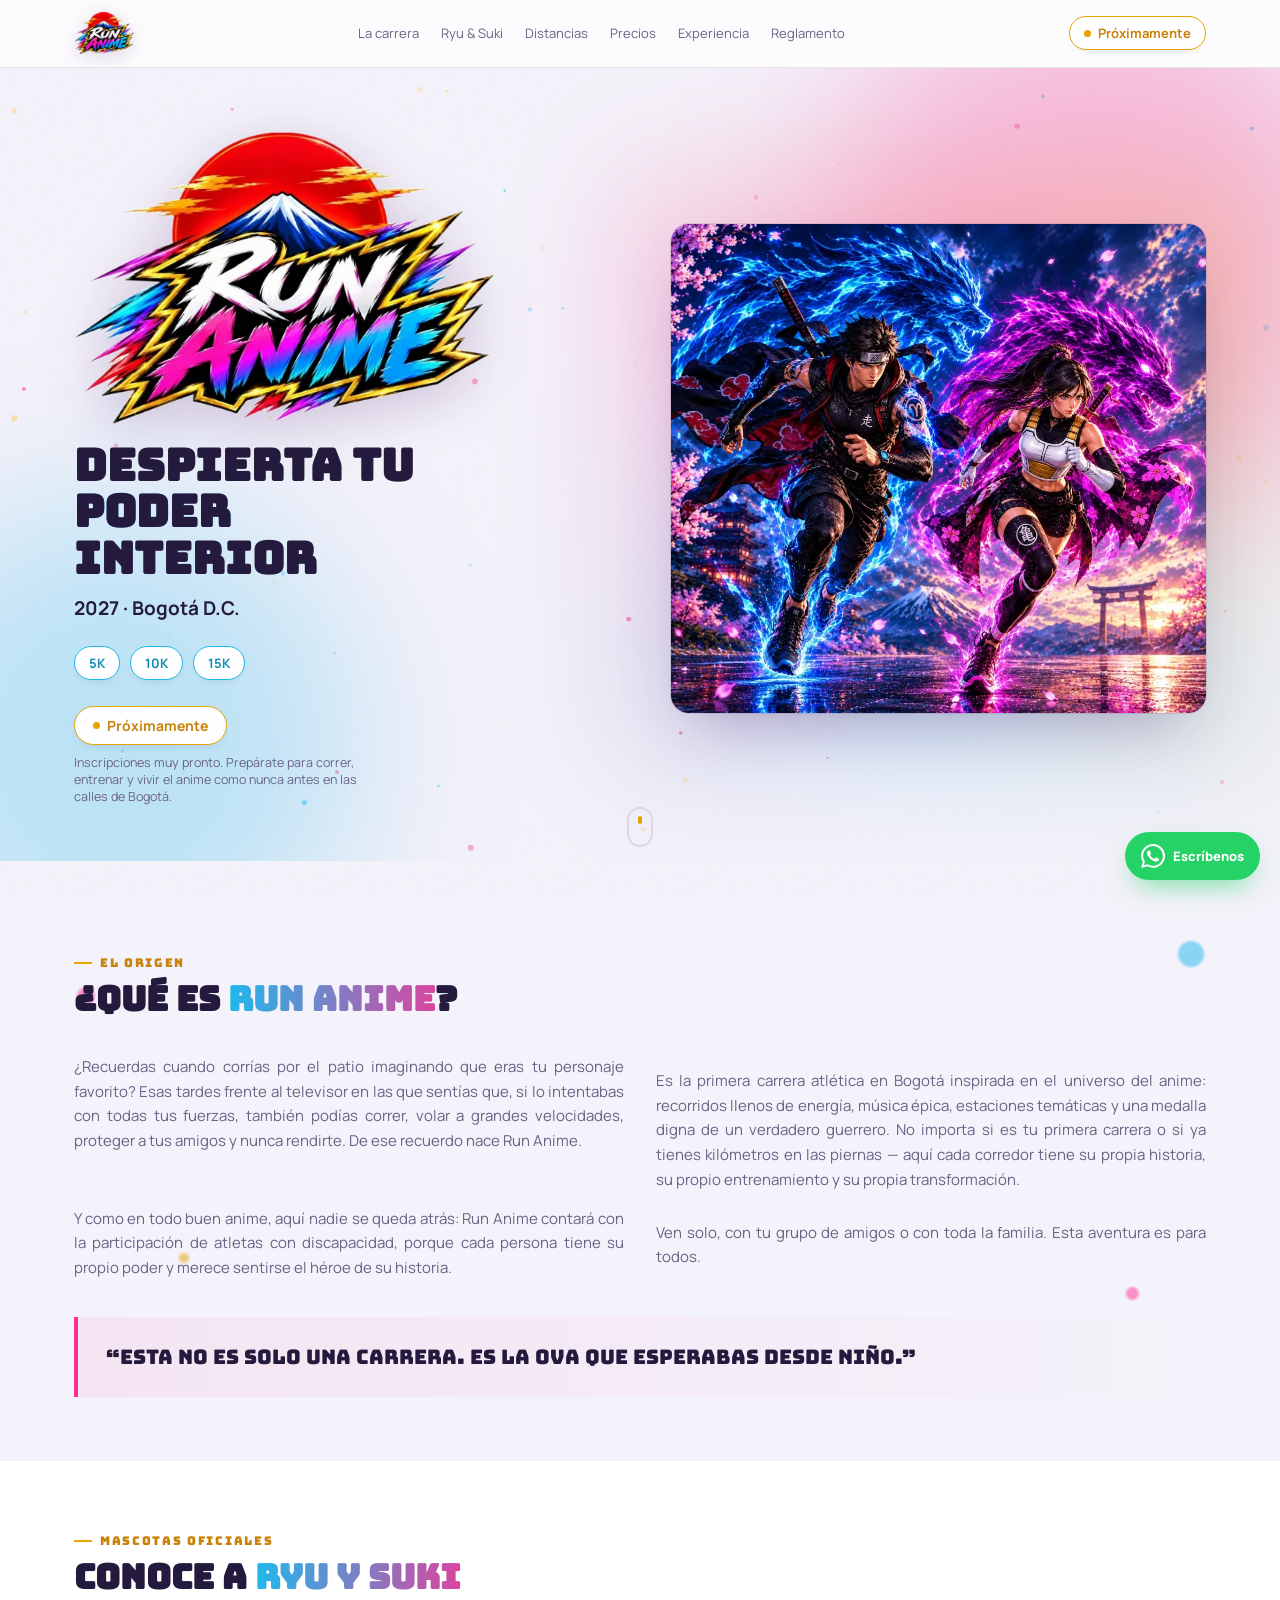
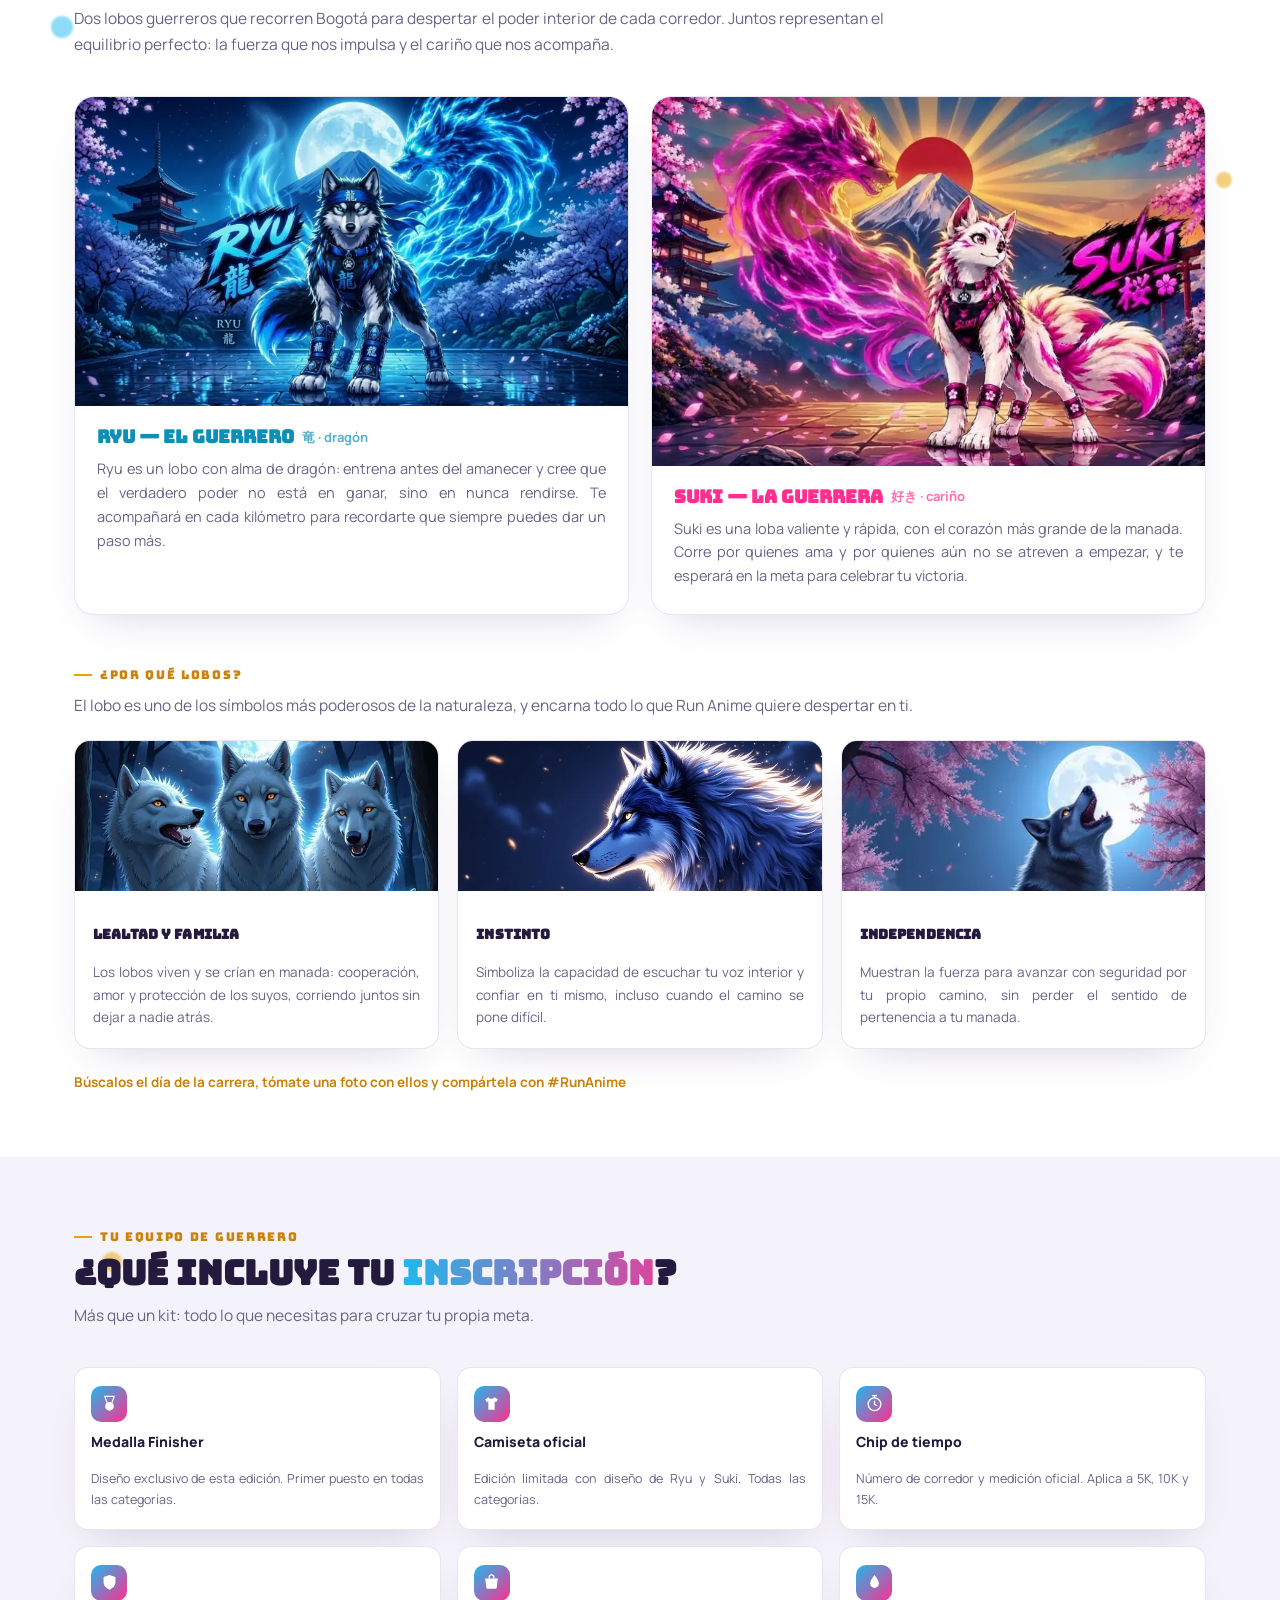
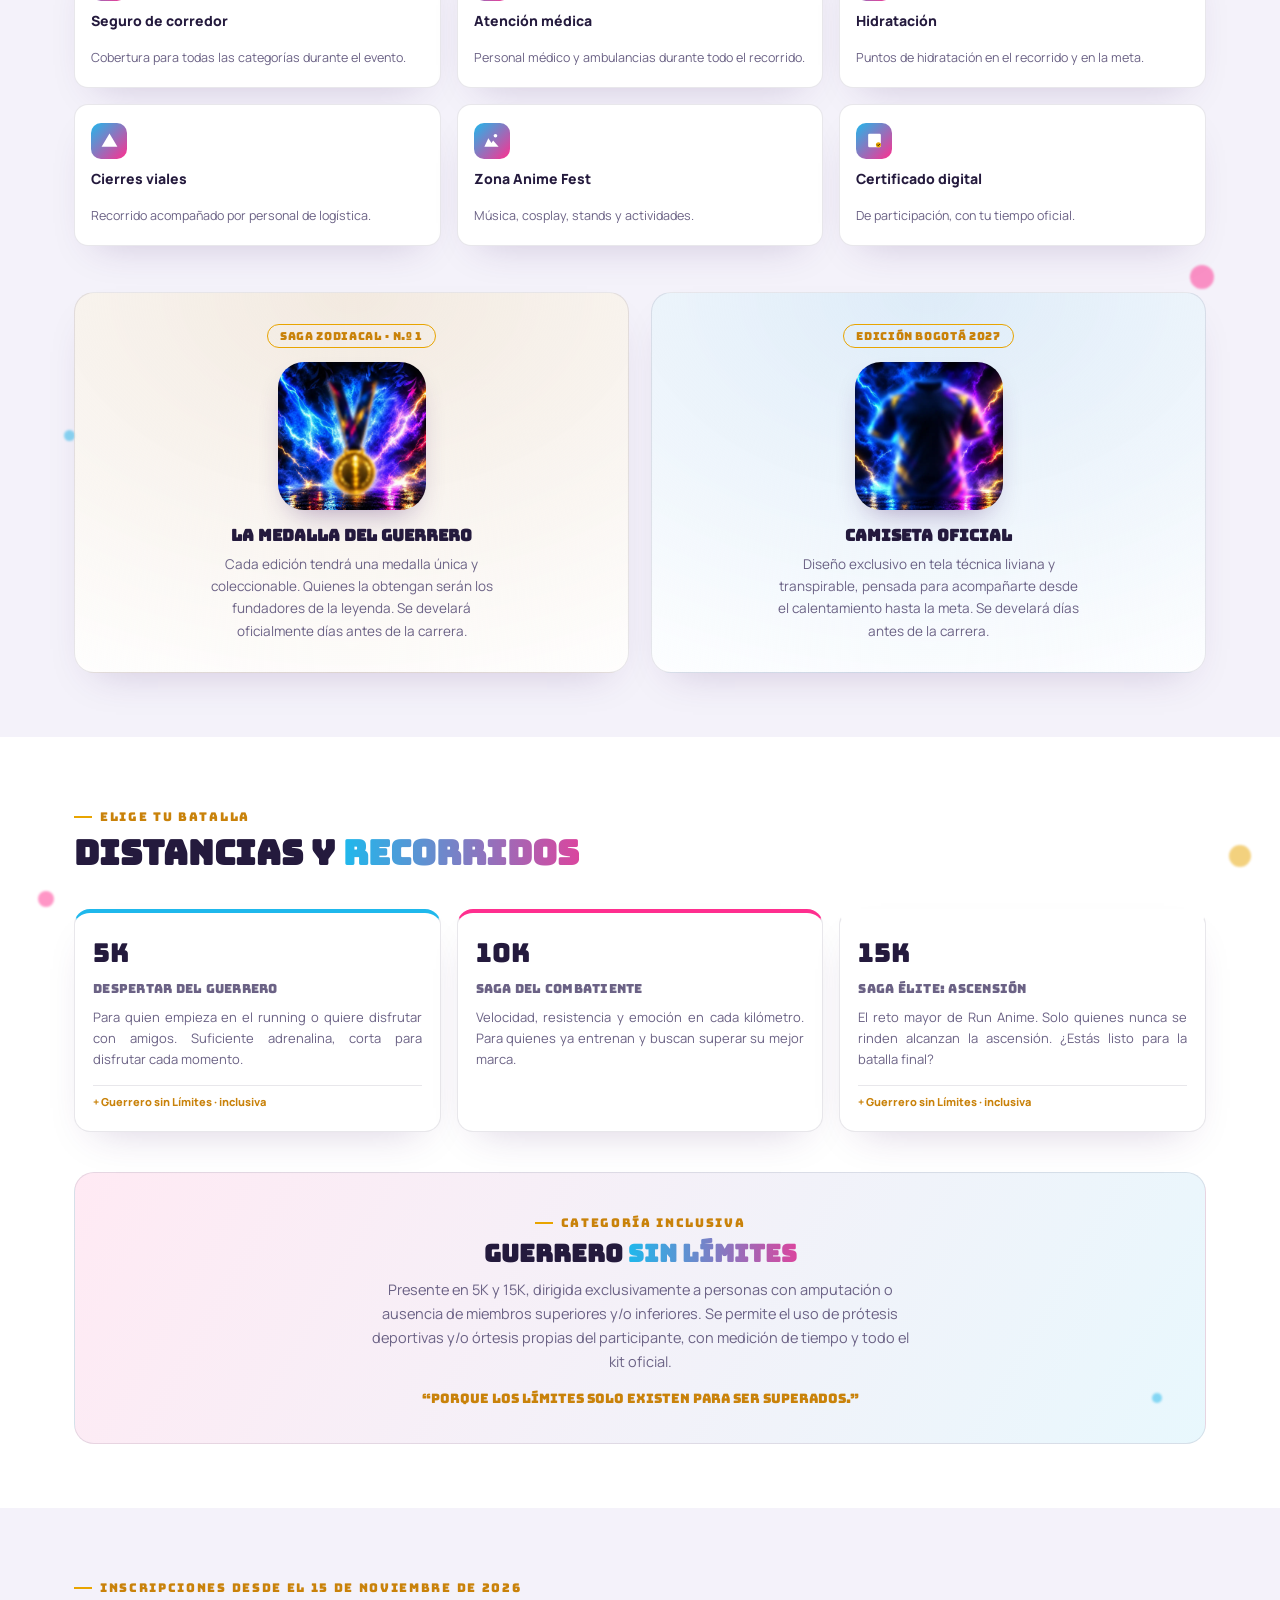
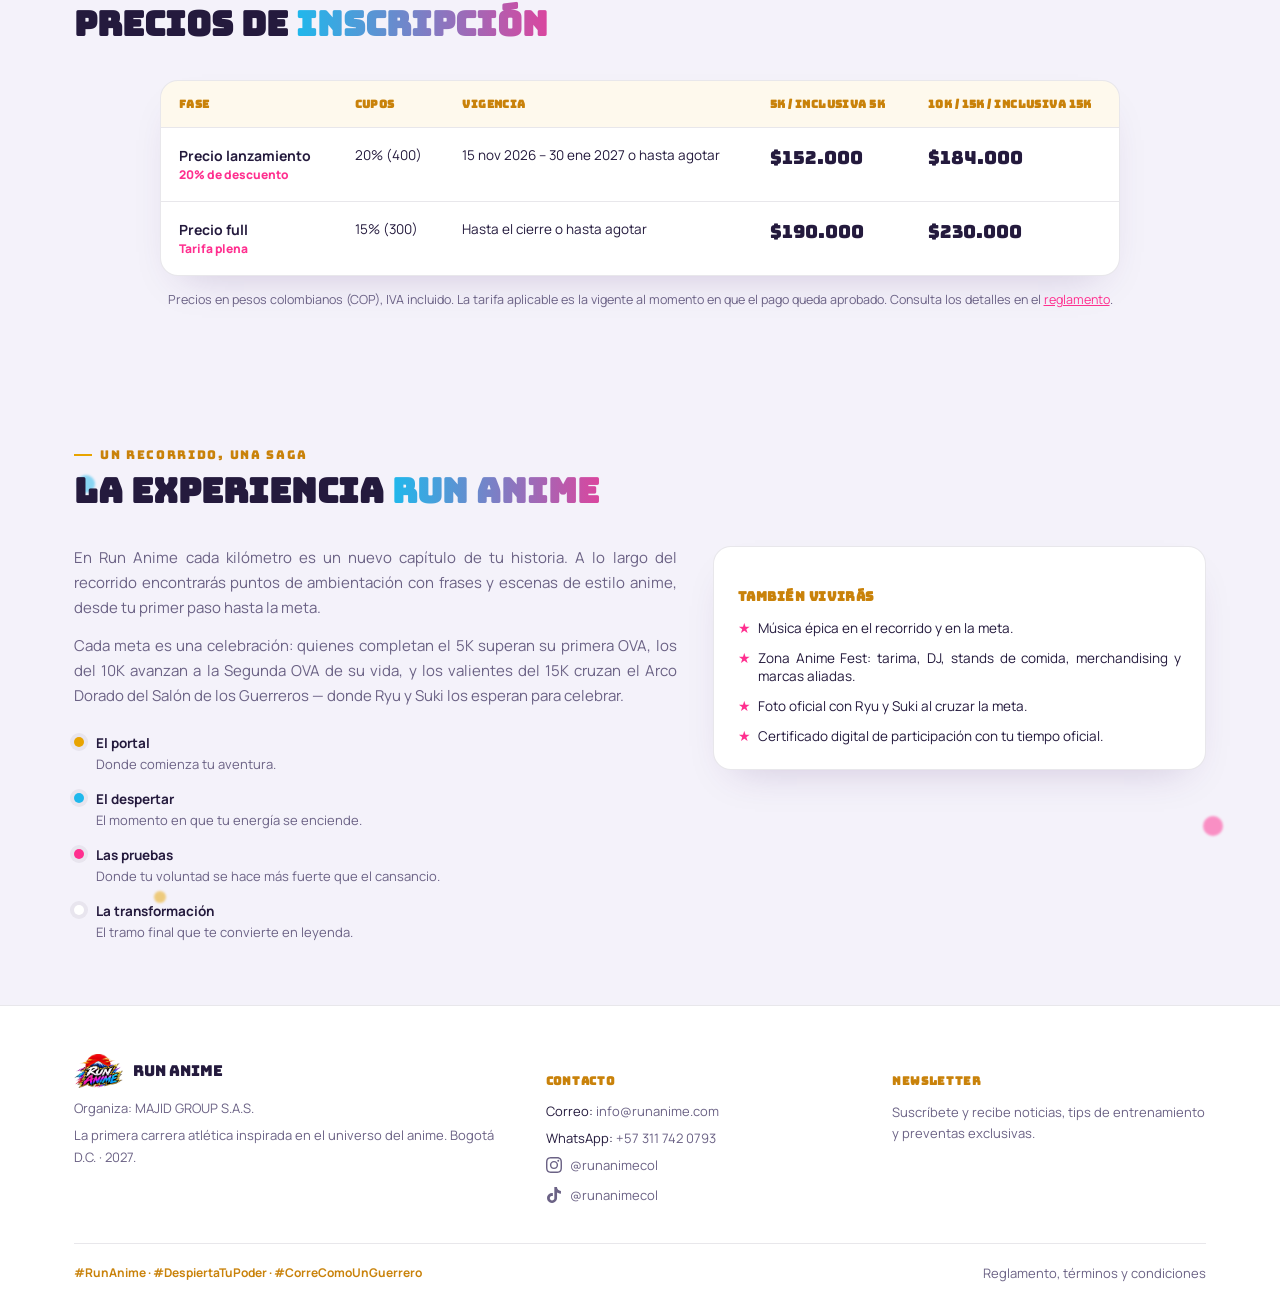
<file: index.html>
<!doctype html>
<html lang="es">
<head>
<meta charset="UTF-8">
<meta name="viewport" content="width=device-width, initial-scale=1.0">
<title>Run Anime Bogotá 2027 — Despierta tu poder interior</title>
<meta name="description" content="Run Anime: la primera carrera atlética en Bogotá inspirada en el universo del anime. 5K, 10K y 15K. Bogotá D.C. 2027.">
<link rel="preload" as="image" href="assets/img/hero-ryu-suki.webp" fetchpriority="high">
<link rel="canonical" href="https://runanime.com/">
<link rel="icon" type="image/png" href="assets/img/favicon.png">
<link rel="preconnect" href="https://fonts.googleapis.com">
<link rel="preconnect" href="https://fonts.gstatic.com" crossorigin>
<link rel="stylesheet" href="https://fonts.googleapis.com/css2?family=Bungee&family=Manrope:wght@400;500;700;800&display=swap">
<link rel="stylesheet" href="assets/css/style.css">
</head>
<body>

<div class="grain" aria-hidden="true"></div>
<div class="progress-bar" id="progress-bar" aria-hidden="true"></div>

<nav class="nav" id="nav">
  <div class="wrap">
    <a href="#top" class="nav-brand"><img src="assets/img/logo.webp" width="562" height="391" alt="Run Anime"></a>
    <div class="nav-links">
      <a href="#que-es">La carrera</a>
      <a href="#ryu-suki">Ryu &amp; Suki</a>
      <a href="#distancias">Distancias</a>
      <a href="#precios">Precios</a>
      <a href="#experiencia">Experiencia</a>
      <a href="reglamento">Reglamento</a>
    </div>
    <span class="chip soon nav-soon"><i class="pulse-dot"></i>Próximamente</span>
    <button class="burger" id="burger" aria-label="Abrir menú" aria-expanded="false">
      <span></span><span></span><span></span>
    </button>
  </div>
  <div class="mobile-menu" id="mobile-menu">
    <a href="#que-es">La carrera</a>
    <a href="#ryu-suki">Ryu &amp; Suki</a>
    <a href="#distancias">Distancias</a>
    <a href="#precios">Precios</a>
    <a href="#experiencia">Experiencia</a>
    <a href="reglamento">Reglamento</a>
  </div>
</nav>

<header class="hero" id="top">
  <canvas id="fx-canvas" aria-hidden="true"></canvas>
  <div class="hero-glow g1"></div>
  <div class="hero-glow g2"></div>
  <div class="wrap hero-inner">
    <div class="hero-copy" data-reveal>
      <img class="logo-lockup" src="assets/img/logo.webp" width="562" height="391" alt="Run Anime">
      <h1 class="reveal-lines">
        <span>Despierta tu</span>
        <span class="grad-text">PODER</span>
        <span>interior</span>
      </h1>
      <p class="tag">2027 · Bogotá D.C.</p>
      <div class="hero-meta">
        <span class="chip dist">5K</span>
        <span class="chip dist">10K</span>
        <span class="chip dist">15K</span>
      </div>
      <div class="hero-cta">
        <span class="chip soon hero-soon"><i class="pulse-dot"></i>Próximamente</span>
        <small>Inscripciones muy pronto. Prepárate para correr, entrenar y vivir el anime como nunca antes en las calles de Bogotá.</small>
      </div>
    </div>
    <div class="hero-art" data-reveal data-reveal-delay="150">
      <img fetchpriority="high" decoding="async" src="assets/img/hero-ryu-suki.webp" width="1000" height="914" alt="Ryu y Suki corriendo por Bogotá">
    </div>
  </div>
  <a href="#que-es" class="scroll-cue" aria-label="Desplázate hacia abajo"><span></span></a>
</header>

<div class="zigzag" aria-hidden="true"></div>

<section id="que-es" class="section-pad">
  <div class="bubbles" aria-hidden="true">
    <span style="width:18px;height:18px;left:6%;top:18%;background:var(--pink);"></span>
    <span style="width:10px;height:10px;left:14%;top:64%;background:var(--gold);animation-delay:-2s;"></span>
    <span style="width:26px;height:26px;left:92%;top:10%;background:var(--blue);animation-delay:-4s;"></span>
    <span style="width:13px;height:13px;left:88%;top:70%;background:var(--pink);animation-delay:-1s;"></span>
  </div>
  <div class="wrap">
    <div class="sec-head" data-reveal>
      <span class="eyebrow">El origen</span>
      <h2>¿Qué es <span class="grad-text">Run Anime</span>?</h2>
    </div>
    <div class="lede-grid">
      <p data-reveal>¿Recuerdas cuando corrías por el patio imaginando que eras tu personaje favorito? Esas tardes frente al televisor en las que sentías que, si lo intentabas con todas tus fuerzas, también podías correr, volar a grandes velocidades, proteger a tus amigos y nunca rendirte. De ese recuerdo nace Run Anime.</p>
      <p data-reveal data-reveal-delay="100">Es la primera carrera atlética en Bogotá inspirada en el universo del anime: recorridos llenos de energía, música épica, estaciones temáticas y una medalla digna de un verdadero guerrero. No importa si es tu primera carrera o si ya tienes kilómetros en las piernas — aquí cada corredor tiene su propia historia, su propio entrenamiento y su propia transformación.</p>
    </div>
    <div class="lede-grid" style="margin-top:14px;">
      <p data-reveal>Y como en todo buen anime, aquí nadie se queda atrás: Run Anime contará con la participación de atletas con discapacidad, porque cada persona tiene su propio poder y merece sentirse el héroe de su historia.</p>
      <p data-reveal data-reveal-delay="100">Ven solo, con tu grupo de amigos o con toda la familia. Esta aventura es para todos.</p>
    </div>
    <div class="quote-block" data-reveal>
      <p>“Esta no es solo una carrera. Es la OVA que esperabas desde niño.”</p>
    </div>
  </div>
</section>

<section id="ryu-suki" class="section-pad alt">
  <div class="bubbles" aria-hidden="true">
    <span style="width:22px;height:22px;left:4%;top:12%;background:var(--blue);"></span>
    <span style="width:12px;height:12px;left:10%;top:80%;background:var(--pink);animation-delay:-3s;"></span>
    <span style="width:16px;height:16px;left:95%;top:24%;background:var(--gold);animation-delay:-5s;"></span>
    <span style="width:9px;height:9px;left:80%;top:88%;background:var(--blue);animation-delay:-1.5s;"></span>
  </div>
  <div class="wrap">
    <div class="sec-head wide" data-reveal>
      <span class="eyebrow">Mascotas oficiales</span>
      <h2>Conoce a <span class="grad-text">Ryu y Suki</span></h2>
      <p>Dos lobos guerreros que recorren Bogotá para despertar el poder interior de cada corredor. Juntos representan el equilibrio perfecto: la fuerza que nos impulsa y el cariño que nos acompaña.</p>
    </div>
    <div class="mascot-cards">
      <div class="mascot-card ryu" data-reveal data-tilt>
        <div class="art"><img src="assets/img/ryu-solo.webp" width="900" height="502" alt="Ryu, el lobo guerrero" loading="lazy"></div>
        <div class="body">
          <h3>Ryu — El Guerrero <span class="jp">竜 · dragón</span></h3>
          <p>Ryu es un lobo con alma de dragón: entrena antes del amanecer y cree que el verdadero poder no está en ganar, sino en nunca rendirse. Te acompañará en cada kilómetro para recordarte que siempre puedes dar un paso más.</p>
        </div>
      </div>
      <div class="mascot-card suki" data-reveal data-reveal-delay="120" data-tilt>
        <div class="art"><img src="assets/img/suki-solo.webp" width="900" height="599" alt="Suki, la loba guerrera" loading="lazy"></div>
        <div class="body">
          <h3>Suki — La Guerrera <span class="jp">好き · cariño</span></h3>
          <p>Suki es una loba valiente y rápida, con el corazón más grande de la manada. Corre por quienes ama y por quienes aún no se atreven a empezar, y te esperará en la meta para celebrar tu victoria.</p>
        </div>
      </div>
    </div>

    <div class="why-wolves">
      <span class="eyebrow" data-reveal>¿Por qué lobos?</span>
      <p class="lead" data-reveal style="margin-top:10px;">El lobo es uno de los símbolos más poderosos de la naturaleza, y encarna todo lo que Run Anime quiere despertar en ti.</p>
      <div class="feature-row">
        <div class="feature" data-reveal>
          <div class="feature-art"><img src="assets/img/value-familia.webp" width="512" height="512" alt="Manada de lobos juntos" loading="lazy"></div>
          <div class="feature-body">
            <h4>Lealtad y familia</h4>
            <p>Los lobos viven y se crían en manada: cooperación, amor y protección de los suyos, corriendo juntos sin dejar a nadie atrás.</p>
          </div>
        </div>
        <div class="feature" data-reveal data-reveal-delay="100">
          <div class="feature-art"><img src="assets/img/value-instinto.webp" width="672" height="384" alt="Lobo aullando a la luna" loading="lazy"></div>
          <div class="feature-body">
            <h4>Instinto</h4>
            <p>Simboliza la capacidad de escuchar tu voz interior y confiar en ti mismo, incluso cuando el camino se pone difícil.</p>
          </div>
        </div>
        <div class="feature" data-reveal data-reveal-delay="200">
          <div class="feature-art"><img src="assets/img/value-independencia.webp" width="384" height="672" alt="Lobo solitario en la cima de una montaña" loading="lazy" style="object-position:50% 14%"></div>
          <div class="feature-body">
            <h4>Independencia</h4>
            <p>Muestran la fuerza para avanzar con seguridad por tu propio camino, sin perder el sentido de pertenencia a tu manada.</p>
          </div>
        </div>
      </div>
      <p class="hashtag-note" data-reveal>Búscalos el día de la carrera, tómate una foto con ellos y compártela con #RunAnime</p>
    </div>
  </div>
</section>

<section class="section-pad">
  <div class="bubbles" aria-hidden="true">
    <span style="width:20px;height:20px;left:8%;top:8%;background:var(--gold);"></span>
    <span style="width:11px;height:11px;left:5%;top:74%;background:var(--blue);animation-delay:-2.5s;"></span>
    <span style="width:24px;height:24px;left:93%;top:60%;background:var(--pink);animation-delay:-4.5s;"></span>
  </div>
  <div class="wrap">
    <div class="sec-head" data-reveal>
      <span class="eyebrow">Tu equipo de guerrero</span>
      <h2>¿Qué incluye tu <span class="grad-text">inscripción</span>?</h2>
      <p>Más que un kit: todo lo que necesitas para cruzar tu propia meta.</p>
    </div>
    <div class="kit-grid">
      <div class="kit-item" data-reveal>
        <span class="n-ico"><svg viewBox="0 0 24 24" fill="none" aria-hidden="true"><path d="M9 11 6 3h12l-3 8" stroke="currentColor" stroke-width="1.5" stroke-linejoin="round"/><circle cx="12" cy="15.5" r="5.5" fill="currentColor"/><path d="M12 12.3 13 14.6l2.4.2-1.8 1.6.6 2.3-2.2-1.3-2.2 1.3.6-2.3-1.8-1.6 2.4-.2Z" fill="var(--panel)"/></svg></span>
        <h4>Medalla Finisher</h4><p>Diseño exclusivo de esta edición. Primer puesto en todas las categorías.</p>
      </div>
      <div class="kit-item" data-reveal data-reveal-delay="40">
        <span class="n-ico"><svg viewBox="0 0 24 24" fill="none" aria-hidden="true"><path d="M8 4 4 7l2.2 3.4L8 9.2V20h8V9.2l1.8 1.2L20 7l-4-3-2.2 2h-3.6Z" fill="currentColor"/></svg></span>
        <h4>Camiseta oficial</h4><p>Edición limitada con diseño de Ryu y Suki. Todas las categorías.</p>
      </div>
      <div class="kit-item" data-reveal data-reveal-delay="80">
        <span class="n-ico"><svg viewBox="0 0 24 24" fill="none" aria-hidden="true"><circle cx="12" cy="13" r="8" stroke="currentColor" stroke-width="1.6"/><path d="M12 9v4l2.8 1.6" stroke="currentColor" stroke-width="1.6" stroke-linecap="round"/><path d="M9.5 2h5M12 2v2.4" stroke="currentColor" stroke-width="1.6" stroke-linecap="round"/></svg></span>
        <h4>Chip de tiempo</h4><p>Número de corredor y medición oficial. Aplica a 5K, 10K y 15K.</p>
      </div>
      <div class="kit-item" data-reveal data-reveal-delay="120">
        <span class="n-ico"><svg viewBox="0 0 24 24" fill="none" aria-hidden="true"><path d="M12 2.5 19.5 5v6.2c0 5-3.2 8.3-7.5 9.8-4.3-1.5-7.5-4.8-7.5-9.8V5Z" fill="currentColor"/><path d="m9 12.3 2.1 2.1L15.5 10" stroke="var(--panel)" stroke-width="1.6" stroke-linecap="round" stroke-linejoin="round"/></svg></span>
        <h4>Seguro de corredor</h4><p>Cobertura para todas las categorías durante el evento.</p>
      </div>
      <div class="kit-item" data-reveal>
        <span class="n-ico"><svg viewBox="0 0 24 24" fill="none" aria-hidden="true"><path d="M4 7h16l-1.4 11.2a2 2 0 0 1-2 1.8H7.4a2 2 0 0 1-2-1.8L4 7Z" fill="currentColor"/><path d="M9 7V5.5A3 3 0 0 1 12 2.5a3 3 0 0 1 3 3V7" stroke="currentColor" stroke-width="1.6"/><path d="M12 10.5v5M9.5 13h5" stroke="var(--panel)" stroke-width="1.8" stroke-linecap="round"/></svg></span>
        <h4>Atención médica</h4><p>Personal médico y ambulancias durante todo el recorrido.</p>
      </div>
      <div class="kit-item" data-reveal data-reveal-delay="40">
        <span class="n-ico"><svg viewBox="0 0 24 24" fill="none" aria-hidden="true"><path d="M12 2.5c2.8 3.6 5.5 7.3 5.5 10.8a5.5 5.5 0 1 1-11 0c0-3.5 2.7-7.2 5.5-10.8Z" fill="currentColor"/></svg></span>
        <h4>Hidratación</h4><p>Puntos de hidratación en el recorrido y en la meta.</p>
      </div>
      <div class="kit-item" data-reveal data-reveal-delay="80">
        <span class="n-ico"><svg viewBox="0 0 24 24" fill="none" aria-hidden="true"><path d="M12 3 22 20H2Z" fill="currentColor"/><path d="M12 10v4" stroke="var(--panel)" stroke-width="1.8" stroke-linecap="round"/><circle cx="12" cy="17" r="1" fill="var(--panel)"/></svg></span>
        <h4>Cierres viales</h4><p>Recorrido acompañado por personal de logística.</p>
      </div>
      <div class="kit-item" data-reveal data-reveal-delay="120">
        <span class="n-ico"><svg viewBox="0 0 24 24" fill="none" aria-hidden="true"><path d="M3 20 8 9l4 6 2-3 7 8Z" fill="currentColor"/><circle cx="17" cy="6" r="2.3" fill="currentColor"/></svg></span>
        <h4>Zona Anime Fest</h4><p>Música, cosplay, stands y actividades.</p>
      </div>
      <div class="kit-item" data-reveal>
        <span class="n-ico"><svg viewBox="0 0 24 24" fill="none" aria-hidden="true"><rect x="4" y="3.5" width="16" height="17" rx="1.6" fill="currentColor"/><path d="M8 8h8M8 11.5h8M8 15h5" stroke="var(--panel)" stroke-width="1.4" stroke-linecap="round"/><circle cx="17" cy="17.5" r="3.2" fill="var(--gold)"/><path d="m15.7 17.5 1 1 1.8-1.9" stroke="#2b1a00" stroke-width="1.2" stroke-linecap="round" stroke-linejoin="round"/></svg></span>
        <h4>Certificado digital</h4><p>De participación, con tu tiempo oficial.</p>
      </div>
    </div>

    <div class="reveal-grid" style="margin-top:46px;">
      <div class="reveal-card medal" data-reveal>
        <span class="badge">Saga Zodiacal · N.º 1</span>
        <div class="reveal-icon">
          <img src="assets/img/medal-reveal.webp" width="800" height="800" alt="Medalla del guerrero — develación próxima" loading="lazy">
        </div>
        <h3>La medalla del guerrero</h3>
        <p>Cada edición tendrá una medalla única y coleccionable. Quienes la obtengan serán los fundadores de la leyenda. Se develará oficialmente días antes de la carrera.</p>
      </div>
      <div class="reveal-card shirt" data-reveal data-reveal-delay="120">
        <span class="badge">Edición Bogotá 2027</span>
        <div class="reveal-icon">
          <img src="assets/img/shirt-reveal.webp" width="800" height="800" alt="Camiseta oficial — develación próxima" loading="lazy">
        </div>
        <h3>Camiseta oficial</h3>
        <p>Diseño exclusivo en tela técnica liviana y transpirable, pensada para acompañarte desde el calentamiento hasta la meta. Se develará días antes de la carrera.</p>
      </div>
    </div>
  </div>
</section>

<section id="distancias" class="section-pad alt">
  <div class="bubbles" aria-hidden="true">
    <span style="width:16px;height:16px;left:3%;top:20%;background:var(--pink);"></span>
    <span style="width:22px;height:22px;left:96%;top:14%;background:var(--gold);animation-delay:-3.5s;"></span>
    <span style="width:10px;height:10px;left:90%;top:85%;background:var(--blue);animation-delay:-1s;"></span>
  </div>
  <div class="wrap">
    <div class="sec-head" data-reveal>
      <span class="eyebrow">Elige tu batalla</span>
      <h2>Distancias y <span class="grad-text">recorridos</span></h2>
    </div>
    <div class="dist-grid">
      <div class="dist-card" style="--accent:var(--blue)" data-reveal>
        <span class="km">5K</span>
        <span class="name">Despertar del Guerrero</span>
        <p>Para quien empieza en el running o quiere disfrutar con amigos. Suficiente adrenalina, corta para disfrutar cada momento.</p>
        <div class="inc">+ Guerrero sin Límites · inclusiva</div>
      </div>
      <div class="dist-card" style="--accent:var(--pink)" data-reveal data-reveal-delay="80">
        <span class="km">10K</span>
        <span class="name">Saga del Combatiente</span>
        <p>Velocidad, resistencia y emoción en cada kilómetro. Para quienes ya entrenan y buscan superar su mejor marca.</p>
      </div>
      <div class="dist-card" style="--accent:#ffffff" data-reveal data-reveal-delay="160">
        <span class="km">15K</span>
        <span class="name">Saga Élite: Ascensión</span>
        <p>El reto mayor de Run Anime. Solo quienes nunca se rinden alcanzan la ascensión. ¿Estás listo para la batalla final?</p>
        <div class="inc">+ Guerrero sin Límites · inclusiva</div>
      </div>
    </div>

    <div class="limitless" data-reveal>
      <span class="eyebrow" style="justify-content:center;">Categoría inclusiva</span>
      <h3 style="margin-top:10px;">Guerrero <span class="grad-text">sin Límites</span></h3>
      <p>Presente en 5K y 15K, dirigida exclusivamente a personas con amputación o ausencia de miembros superiores y/o inferiores. Se permite el uso de prótesis deportivas y/o órtesis propias del participante, con medición de tiempo y todo el kit oficial.</p>
      <p class="motto">“Porque los límites solo existen para ser superados.”</p>
    </div>
  </div>
</section>

<section id="precios" class="section-pad">
  <div class="wrap">
    <div class="sec-head" data-reveal>
      <span class="eyebrow">Inscripciones desde el 15 de noviembre de 2026</span>
      <h2>Precios de <span class="grad-text">inscripción</span></h2>
    </div>
    <div class="price-wrap" data-reveal>
      <table class="price-table">
        <thead>
          <tr><th>Fase</th><th>Cupos</th><th>Vigencia</th><th>5K / Inclusiva 5K</th><th>10K / 15K / Inclusiva 15K</th></tr>
        </thead>
        <tbody>
          <tr>
            <td data-label="Fase"><b>Precio lanzamiento</b><small>20% de descuento</small></td>
            <td data-label="Cupos">20% (400)</td>
            <td data-label="Vigencia">15 nov 2026 – 30 ene 2027 o hasta agotar</td>
            <td data-label="5K / Inclusiva 5K" class="amt">$152.000</td>
            <td data-label="10K / 15K / Inclusiva 15K" class="amt">$184.000</td>
          </tr>
          <tr>
            <td data-label="Fase"><b>Precio full</b><small>Tarifa plena</small></td>
            <td data-label="Cupos">15% (300)</td>
            <td data-label="Vigencia">Hasta el cierre o hasta agotar</td>
            <td data-label="5K / Inclusiva 5K" class="amt">$190.000</td>
            <td data-label="10K / 15K / Inclusiva 15K" class="amt">$230.000</td>
          </tr>
        </tbody>
      </table>
      <p class="price-note">Precios en pesos colombianos (COP), IVA incluido. La tarifa aplicable es la vigente al momento en que el pago queda aprobado. Consulta los detalles en el <a href="reglamento#capitulo-iii">reglamento</a>.</p>
    </div>
  </div>
</section>

<section id="experiencia" class="section-pad">
  <div class="bubbles" aria-hidden="true">
    <span style="width:18px;height:18px;left:6%;top:16%;background:var(--blue);"></span>
    <span style="width:12px;height:12px;left:12%;top:82%;background:var(--gold);animation-delay:-2s;"></span>
    <span style="width:20px;height:20px;left:94%;top:70%;background:var(--pink);animation-delay:-4s;"></span>
  </div>
  <div class="wrap">
    <div class="sec-head" data-reveal>
      <span class="eyebrow">Un recorrido, una saga</span>
      <h2>La experiencia <span class="grad-text">Run Anime</span></h2>
    </div>
    <div class="exp-wrap">
      <div data-reveal>
        <p>En Run Anime cada kilómetro es un nuevo capítulo de tu historia. A lo largo del recorrido encontrarás puntos de ambientación con frases y escenas de estilo anime, desde tu primer paso hasta la meta.</p>
        <p>Cada meta es una celebración: quienes completan el 5K superan su primera OVA, los del 10K avanzan a la Segunda OVA de su vida, y los valientes del 15K cruzan el Arco Dorado del Salón de los Guerreros — donde Ryu y Suki los esperan para celebrar.</p>
        <div class="arc-list">
          <div class="arc"><span class="dot" style="background:var(--gold)"></span><div><b>El portal</b><span>Donde comienza tu aventura.</span></div></div>
          <div class="arc"><span class="dot" style="background:var(--blue)"></span><div><b>El despertar</b><span>El momento en que tu energía se enciende.</span></div></div>
          <div class="arc"><span class="dot" style="background:var(--pink)"></span><div><b>Las pruebas</b><span>Donde tu voluntad se hace más fuerte que el cansancio.</span></div></div>
          <div class="arc"><span class="dot" style="background:#ffffff"></span><div><b>La transformación</b><span>El tramo final que te convierte en leyenda.</span></div></div>
        </div>
      </div>
      <div class="extras" data-reveal data-reveal-delay="150">
        <h4>También vivirás</h4>
        <ul>
          <li>Música épica en el recorrido y en la meta.</li>
          <li>Zona Anime Fest: tarima, DJ, stands de comida, merchandising y marcas aliadas.</li>
          <li>Foto oficial con Ryu y Suki al cruzar la meta.</li>
          <li>Certificado digital de participación con tu tiempo oficial.</li>
        </ul>
      </div>
    </div>
  </div>
</section>

<footer id="contacto">
  <div class="wrap">
    <div class="foot-grid">
      <div>
        <div class="foot-brand"><img src="assets/img/logo.webp" width="562" height="391" alt="Run Anime">Run Anime</div>
        <p>Organiza: MAJID GROUP S.A.S.</p>
        <p style="margin-top:6px;">La primera carrera atlética inspirada en el universo del anime. Bogotá D.C. · 2027.</p>
      </div>
      <div>
        <h5>Contacto</h5>
        <ul>
          <li>Correo: <a href="mailto:info@runanime.com">info@runanime.com</a></li>
          <li>WhatsApp: <a href="https://wa.me/573117420793" target="_blank" rel="noopener">+57 311 742 0793</a></li>
          <li><a class="social" href="https://www.instagram.com/runanimecol" target="_blank" rel="noopener"><svg class="soc-ico" viewBox="0 0 24 24" aria-hidden="true" fill="currentColor"><path d="M7.0301.084c-1.2768.0602-2.1487.264-2.911.5634-.7888.3075-1.4575.72-2.1228 1.3877-.6652.6677-1.075 1.3368-1.3802 2.127-.2954.7638-.4956 1.6365-.552 2.914-.0564 1.2775-.0689 1.6882-.0626 4.947.0062 3.2586.0206 3.6671.0825 4.9473.061 1.2765.264 2.1482.5635 2.9107.308.7889.72 1.4573 1.388 2.1228.6679.6655 1.3365 1.0743 2.1285 1.38.7632.295 1.6361.4961 2.9134.552 1.2773.056 1.6884.069 4.9462.0627 3.2578-.0062 3.668-.0207 4.9478-.0814 1.28-.0607 2.147-.2652 2.9098-.5633.7889-.3086 1.4578-.72 2.1228-1.3881.665-.6682 1.0745-1.3378 1.3795-2.1284.2957-.7632.4966-1.636.552-2.9124.056-1.2809.0692-1.6898.063-4.948-.0063-3.2583-.021-3.6668-.0817-4.9465-.0607-1.2797-.264-2.1487-.5633-2.9117-.3084-.7889-.72-1.4568-1.3876-2.1228C21.2982 1.33 20.628.9208 19.8378.6165 19.074.321 18.2017.1197 16.9244.0645 15.6471.0093 15.236-.005 11.977.0014 8.718.0076 8.31.0215 7.0301.0839m.1402 21.6932c-1.17-.0509-1.8053-.2453-2.2287-.408-.5606-.216-.96-.4771-1.3819-.895-.422-.4178-.6811-.8186-.9-1.378-.1644-.4234-.3624-1.058-.4171-2.228-.0595-1.2645-.072-1.6442-.079-4.848-.007-3.2037.0053-3.583.0607-4.848.05-1.169.2456-1.805.408-2.2282.216-.5613.4762-.96.895-1.3816.4188-.4217.8184-.6814 1.3783-.9003.423-.1651 1.0575-.3614 2.227-.4171 1.2655-.06 1.6447-.072 4.848-.079 3.2033-.007 3.5835.005 4.8495.0608 1.169.0508 1.8053.2445 2.228.408.5608.216.96.4754 1.3816.895.4217.4194.6816.8176.9005 1.3787.1653.4217.3617 1.056.4169 2.2263.0602 1.2655.0739 1.645.0796 4.848.0058 3.203-.0055 3.5834-.061 4.848-.051 1.17-.245 1.8055-.408 2.2294-.216.5604-.4763.96-.8954 1.3814-.419.4215-.8181.6811-1.3783.9-.4224.1649-1.0577.3617-2.2262.4174-1.2656.0595-1.6448.072-4.8493.079-3.2045.007-3.5825-.006-4.848-.0608M16.953 5.5864A1.44 1.44 0 1 0 18.39 4.144a1.44 1.44 0 0 0-1.437 1.4424M5.8385 12.012c.0067 3.4032 2.7706 6.1557 6.173 6.1493 3.4026-.0065 6.157-2.7701 6.1506-6.1733-.0065-3.4032-2.771-6.1565-6.174-6.1498-3.403.0067-6.156 2.771-6.1496 6.1738M8 12.0077a4 4 0 1 1 4.008 3.9921A3.9996 3.9996 0 0 1 8 12.0077"/></svg>@runanimecol</a></li>
          <li><a class="social" href="https://www.tiktok.com/@runanimecol" target="_blank" rel="noopener"><svg class="soc-ico" viewBox="0 0 24 24" aria-hidden="true" fill="currentColor"><path d="M12.525.02c1.31-.02 2.61-.01 3.91-.02.08 1.53.63 3.09 1.75 4.17 1.12 1.11 2.7 1.62 4.24 1.79v4.03c-1.44-.05-2.89-.35-4.2-.97-.57-.26-1.1-.59-1.62-.93-.01 2.92.01 5.84-.02 8.75-.08 1.4-.54 2.79-1.35 3.94-1.31 1.92-3.58 3.17-5.91 3.21-1.43.08-2.86-.31-4.08-1.03-2.02-1.19-3.44-3.37-3.65-5.71-.02-.5-.03-1-.01-1.49.18-1.9 1.12-3.72 2.58-4.96 1.66-1.44 3.98-2.13 6.15-1.72.02 1.48-.04 2.96-.04 4.44-.99-.32-2.15-.23-3.02.37-.63.41-1.11 1.04-1.36 1.75-.21.51-.15 1.07-.14 1.61.24 1.64 1.82 3.02 3.5 2.87 1.12-.01 2.19-.66 2.77-1.61.19-.33.4-.67.41-1.06.1-1.79.06-3.57.07-5.36.01-4.03-.01-8.05.02-12.07z"/></svg>@runanimecol</a></li>
        </ul>
      </div>
      <div>
        <h5>Newsletter</h5>
        <p>Suscríbete y recibe noticias, tips de entrenamiento y preventas exclusivas.</p>
      </div>
    </div>
    <div class="foot-bottom">
      <span class="tags">#RunAnime · #DespiertaTuPoder · #CorreComoUnGuerrero</span>
      <span><a href="reglamento">Reglamento, términos y condiciones</a></span>
    </div>
  </div>
</footer>

<a class="wa-bubble" href="https://wa.me/573117420793?text=Hola%2C%20quiero%20informaci%C3%B3n%20sobre%20Run%20Anime%202027" target="_blank" rel="noopener" aria-label="Escríbenos por WhatsApp"><svg class="wa-ico" viewBox="0 0 24 24" aria-hidden="true" fill="currentColor"><path d="M17.472 14.382c-.297-.149-1.758-.867-2.03-.967-.273-.099-.471-.148-.67.15-.197.297-.767.966-.94 1.164-.173.199-.347.223-.644.075-.297-.15-1.255-.463-2.39-1.475-.883-.788-1.48-1.761-1.653-2.059-.173-.297-.018-.458.13-.606.134-.133.298-.347.446-.52.149-.174.198-.298.298-.497.099-.198.05-.371-.025-.52-.075-.149-.669-1.612-.916-2.207-.242-.579-.487-.5-.669-.51-.173-.008-.371-.01-.57-.01-.198 0-.52.074-.792.372-.272.297-1.04 1.016-1.04 2.479 0 1.462 1.065 2.875 1.213 3.074.149.198 2.096 3.2 5.077 4.487.709.306 1.262.489 1.694.625.712.227 1.36.195 1.871.118.571-.085 1.758-.719 2.006-1.413.248-.694.248-1.289.173-1.413-.074-.124-.272-.198-.57-.347m-5.421 7.403h-.004a9.87 9.87 0 01-5.031-1.378l-.361-.214-3.741.982.998-3.648-.235-.374a9.86 9.86 0 01-1.51-5.26c.001-5.45 4.436-9.884 9.888-9.884 2.64 0 5.122 1.03 6.988 2.898a9.825 9.825 0 012.893 6.994c-.003 5.45-4.437 9.884-9.885 9.884m8.413-18.297A11.815 11.815 0 0012.05 0C5.495 0 .16 5.335.157 11.892c0 2.096.547 4.142 1.588 5.945L.057 24l6.305-1.654a11.882 11.882 0 005.683 1.448h.005c6.554 0 11.89-5.335 11.893-11.893a11.821 11.821 0 00-3.48-8.413Z"/></svg><span>Escríbenos</span></a>

<button class="to-top" id="to-top" aria-label="Volver arriba">↑</button>

<script src="assets/js/main.js" defer></script>
</body>
</html>
</file>
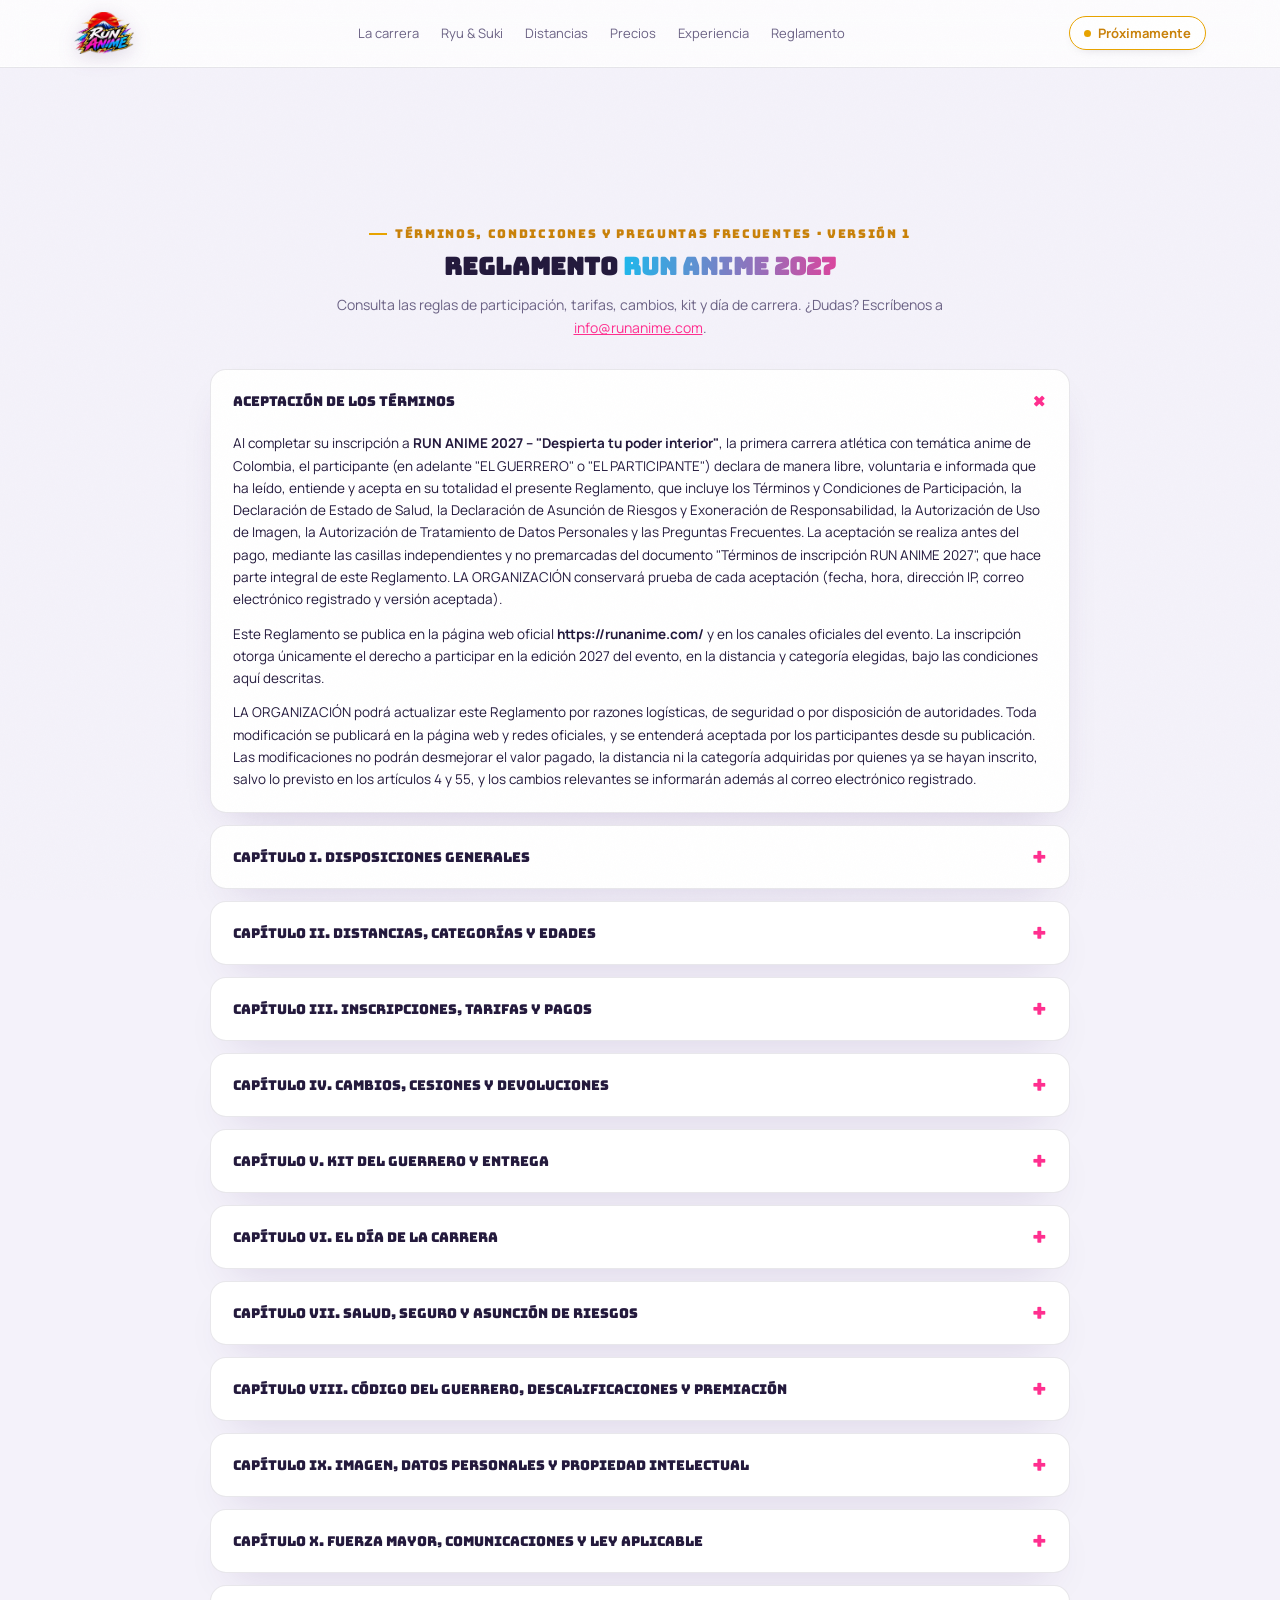
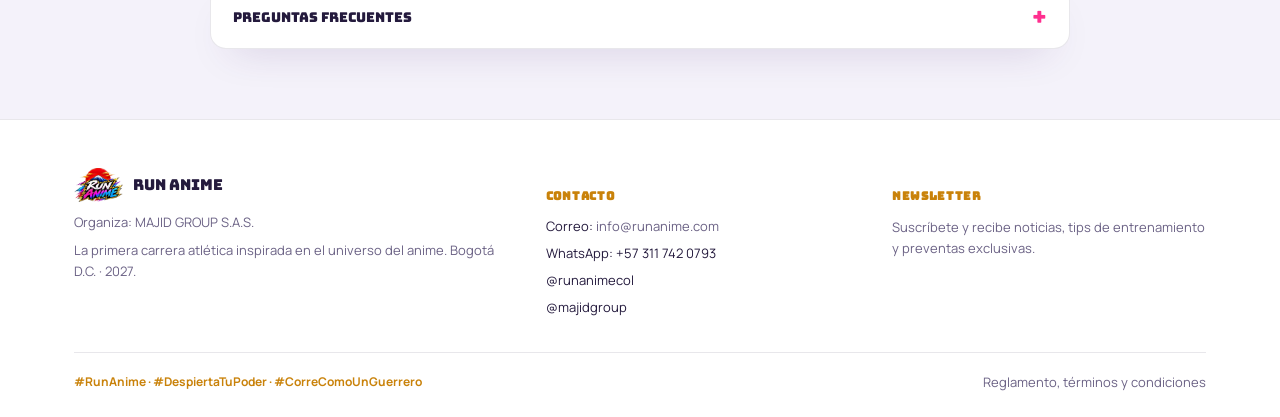
<file: reglamento.html>
<!doctype html>
<html lang="es">
<head>
<meta charset="UTF-8">
<meta name="viewport" content="width=device-width, initial-scale=1.0">
<title>Reglamento — Run Anime 2027</title>
<meta name="description" content="Reglamento, términos, condiciones y preguntas frecuentes de Run Anime 2027. Run Anime: la primera carrera atlética en Bogotá inspirada en el universo del anime. 5K, 10K y 15K. Bogotá D.C. 2027.">
<link rel="canonical" href="https://runanime.com/reglamento">
<link rel="icon" type="image/png" href="assets/img/favicon.png">
<link rel="preconnect" href="https://fonts.googleapis.com">
<link rel="preconnect" href="https://fonts.gstatic.com" crossorigin>
<link rel="stylesheet" href="https://fonts.googleapis.com/css2?family=Bungee&family=Manrope:wght@400;500;700;800&display=swap">
<link rel="stylesheet" href="assets/css/style.css">
</head>
<body>

<div class="grain" aria-hidden="true"></div>
<div class="progress-bar" id="progress-bar" aria-hidden="true"></div>

<nav class="nav" id="nav">
  <div class="wrap">
    <a href="./" class="nav-brand"><img src="assets/img/logo.webp" width="562" height="391" alt="Run Anime"></a>
    <div class="nav-links">
      <a href="./#que-es">La carrera</a>
      <a href="./#ryu-suki">Ryu &amp; Suki</a>
      <a href="./#distancias">Distancias</a>
      <a href="./#precios">Precios</a>
      <a href="./#experiencia">Experiencia</a>
      <a href="reglamento">Reglamento</a>
    </div>
    <span class="chip soon nav-soon"><i class="pulse-dot"></i>Próximamente</span>
    <button class="burger" id="burger" aria-label="Abrir menú" aria-expanded="false">
      <span></span><span></span><span></span>
    </button>
  </div>
  <div class="mobile-menu" id="mobile-menu">
    <a href="./#que-es">La carrera</a>
    <a href="./#ryu-suki">Ryu &amp; Suki</a>
    <a href="./#distancias">Distancias</a>
    <a href="./#precios">Precios</a>
    <a href="./#experiencia">Experiencia</a>
    <a href="reglamento">Reglamento</a>
  </div>
</nav>

<main>
<section class="reg-hero"><div class="wrap">
  <span class="eyebrow">Términos, condiciones y preguntas frecuentes · Versión 1</span>
  <h1 style="margin-top:12px;">Reglamento <span class="grad-text">Run Anime 2027</span></h1>
  <p>Consulta las reglas de participación, tarifas, cambios, kit y día de carrera. ¿Dudas? Escríbenos a <a href="mailto:info@runanime.com" style="color:var(--pink)">info@runanime.com</a>.</p>
</div></section>
<section><div class="wrap"><div class="reg-list">
<details class="reg-item" id="aceptacion" open><summary>Aceptación de los términos</summary><div class="reg-body"><p>Al completar su inscripción a <strong>RUN ANIME 2027 – "Despierta tu poder interior"</strong>, la primera carrera atlética con temática anime de Colombia, el participante (en adelante "EL GUERRERO" o "EL PARTICIPANTE") declara de manera libre, voluntaria e informada que ha leído, entiende y acepta en su totalidad el presente Reglamento, que incluye los Términos y Condiciones de Participación, la Declaración de Estado de Salud, la Declaración de Asunción de Riesgos y Exoneración de Responsabilidad, la Autorización de Uso de Imagen, la Autorización de Tratamiento de Datos Personales y las Preguntas Frecuentes. La aceptación se realiza antes del pago, mediante las casillas independientes y no premarcadas del documento "Términos de inscripción RUN ANIME 2027", que hace parte integral de este Reglamento. LA ORGANIZACIÓN conservará prueba de cada aceptación (fecha, hora, dirección IP, correo electrónico registrado y versión aceptada).</p>
<p>Este Reglamento se publica en la página web oficial <strong>https://runanime.com/</strong> y en los canales oficiales del evento. La inscripción otorga únicamente el derecho a participar en la edición 2027 del evento, en la distancia y categoría elegidas, bajo las condiciones aquí descritas.</p>
<p>LA ORGANIZACIÓN podrá actualizar este Reglamento por razones logísticas, de seguridad o por disposición de autoridades. Toda modificación se publicará en la página web y redes oficiales, y se entenderá aceptada por los participantes desde su publicación. Las modificaciones no podrán desmejorar el valor pagado, la distancia ni la categoría adquiridas por quienes ya se hayan inscrito, salvo lo previsto en los artículos 4 y 55, y los cambios relevantes se informarán además al correo electrónico registrado.</p>
</div></details>
<details class="reg-item" id="capitulo-i"><summary>Capítulo I. Disposiciones generales</summary><div class="reg-body"><p><strong>Artículo 1. Denominación.</strong> RUN ANIME 2027 es una carrera atlética recreativa de calle con temática de anime, que se realizará en la ciudad de Bogotá D.C. y cuenta con cinco (5) modalidades en distancias de 5, 10 y 15 kilómetros (art. 7). Sus mascotas oficiales son <strong>Ryu</strong> (el guerrero) y <strong>Suki</strong> (la guerrera).</p>
<p><strong>Artículo 2. Organizador.</strong> El evento es organizado por <strong>MAJID GROUP S.A.S.</strong>, sociedad identificada con NIT <strong>902.107.709-6</strong>, con domicilio en Bogotá D.C., teléfono +57 311 742 07 93 y correo electrónico info@runanime.com (en adelante "LA ORGANIZACIÓN"), entidad responsable del recaudo y de la facturación electrónica de las inscripciones.</p>
<p><strong>Artículo 3. Fecha.</strong> La carrera se realizará en octubre de 2027, en la fecha que LA ORGANIZACIÓN determine y comunique oportunamente a través de los canales oficiales del evento (art. 6). La hora de concentración y los horarios de salida de cada distancia se publicarán por los mismos medios con una antelación mínima de treinta (30) días calendario a la fecha de realización.</p>
<p><strong>Artículo 4. Lugar y recorridos.</strong> La carrera se realizará en la ciudad de Bogotá D.C. Los puntos de concentración, salida y llegada serán definidos por LA ORGANIZACIÓN y anunciados oportunamente a través de los canales oficiales. Los mapas de cada recorrido se publicarán por los mismos medios una vez sean aprobados por la Secretaría Distrital de Movilidad y demás autoridades competentes. Los recorridos podrán ajustarse de acuerdo con las autorizaciones otorgadas, sin que ello genere derecho a devolución del valor de la inscripción.</p>
<p><strong>Artículo 5. Carácter del evento.</strong> RUN ANIME 2027 es un evento privado, recreativo y de integración alrededor del deporte y la cultura anime. LA ORGANIZACIÓN se reserva el derecho de admisión y permanencia de las personas que incumplan este Reglamento.</p>
<p><strong>Artículo 6. Canales oficiales.</strong> Toda comunicación oficial se realizará a través de:</p>
<ul>
<li><p>Página web: <strong>https://runanime.com</strong></p></li>
<li><p>Instagram de la carrera: @runanimecol</p></li>
<li><p>TikTok: @runanimecol</p></li>
<li><p>Correo electrónico: info@runanime.com</p></li>
<li><p>WhatsApp de atención: <strong>+57 311 742 07 93</strong></p></li>
</ul>
</div></details>
<details class="reg-item" id="capitulo-ii"><summary>Capítulo II. Distancias, categorías y edades</summary><div class="reg-body"><p><strong>Artículo 7. Modalidades.</strong> RUN ANIME 2027 cuenta con las siguientes modalidades. La edad mínima es obligatoria y se calcula con los años cumplidos al día de la carrera.</p>
<table>
<thead>
<tr>
<th style="text-align: left;">Modalidad</th>
<th style="text-align: left;">Distancia</th>
<th style="text-align: left;">Edad mínima</th>
<th style="text-align: left;">Participantes</th>
</tr>
</thead>
<tbody>
<tr>
<td style="text-align: left;">Despertar del Guerrero</td>
<td style="text-align: left;">5K</td>
<td style="text-align: left;"><strong>12 años</strong></td>
<td style="text-align: left;">Abierta a todo público</td>
</tr>
<tr>
<td style="text-align: left;">Guerrero sin Límites</td>
<td style="text-align: left;">5K inclusiva</td>
<td style="text-align: left;"><strong>14 años</strong></td>
<td style="text-align: left;">Personas con amputación o ausencia de miembros (art. 9)</td>
</tr>
<tr>
<td style="text-align: left;">Saga del Combatiente</td>
<td style="text-align: left;">10K</td>
<td style="text-align: left;"><strong>16 años</strong></td>
<td style="text-align: left;">Abierta a todo público</td>
</tr>
<tr>
<td style="text-align: left;">Saga Élite: Ascensión</td>
<td style="text-align: left;">15K</td>
<td style="text-align: left;"><strong>16 años</strong></td>
<td style="text-align: left;">Abierta a todo público</td>
</tr>
<tr>
<td style="text-align: left;">Guerrero sin Límites</td>
<td style="text-align: left;">15K inclusiva</td>
<td style="text-align: left;"><strong>18 años</strong></td>
<td style="text-align: left;">Personas con amputación o ausencia de miembros (art. 9)</td>
</tr>
</tbody>
</table>
<p><strong>Artículo 8. Categorías por edad.</strong> Para efectos de clasificación, cada modalidad se divide en rama femenina y rama masculina, con las siguientes categorías por edad:</p>
<table>
<thead>
<tr>
<th style="text-align: left;">Categoría</th>
<th style="text-align: left;">Edad</th>
</tr>
</thead>
<tbody>
<tr>
<td style="text-align: left;">Aprendiz (Juvenil)</td>
<td style="text-align: left;">12 a 17 años</td>
</tr>
<tr>
<td style="text-align: left;">Guerrero (Mayores)</td>
<td style="text-align: left;">18 a 39 años</td>
</tr>
<tr>
<td style="text-align: left;">Maestro (Máster A)</td>
<td style="text-align: left;">40 a 49 años</td>
</tr>
<tr>
<td style="text-align: left;">Leyenda (Máster B)</td>
<td style="text-align: left;">50 años o más</td>
</tr>
</tbody>
</table>
<p><strong>Artículo 9. Categoría inclusiva "Guerrero sin Límites" (5K y 15K).</strong> Esta categoría está dirigida exclusivamente a personas con amputación o ausencia de miembros superiores y/o inferiores. Se permite el uso de prótesis deportivas y/o órtesis propias del participante.</p>
<ul>
<li><p><strong>No existe modalidad en silla de ruedas</strong> en ninguna distancia de RUN ANIME 2027.</p></li>
<li><p>Al inscribirse, el participante deberá informar su condición. En la entrega del kit, LA ORGANIZACIÓN podrá solicitar un soporte (certificado de discapacidad, historia clínica o certificado médico) para validar la categoría.</p></li>
<li><p>Quien se inscriba en esta categoría sin cumplir el requisito será reasignado a la modalidad convencional de la misma distancia o retirado de la clasificación.</p></li>
<li><p>El participante podrá contar con un (1) guía o acompañante, quien también deberá inscribirse y pagar la inscripción en las mismas condiciones que los demás participantes.</p></li>
</ul>
<p><strong>Artículo 10. Participación de menores de edad.</strong> Los menores de 18 años solo podrán participar en las distancias que permite su edad según el artículo 7. Su inscripción debe ser realizada y aceptada por su padre, madre o representante legal, quien asume la responsabilidad del menor. Los menores de <strong>14 años</strong> deberán correr durante todo el recorrido acompañados por un adulto responsable inscrito en la misma distancia. En la entrega del kit se exigirá el documento de identidad del menor (registro civil o tarjeta de identidad) y el del adulto responsable.</p>
<p><strong>Declaración del representante legal.</strong> Al inscribir a un menor de edad, el padre, la madre o el representante legal deberá registrar en el formulario su nombre completo, tipo y número de documento de identidad y parentesco con el menor, y declarará bajo la gravedad de juramento que: (i) ejerce la representación legal del menor; (ii) acepta en nombre del menor el presente Reglamento; (iii) realiza respecto del menor la Declaración de estado de salud del artículo 41; (iv) asume en su nombre los riesgos, otorga la exoneración del artículo 42 y la autorización de atención médica del artículo 43, y (v) otorga la Autorización de uso de imagen del artículo 51 y la Autorización de tratamiento de datos personales del artículo 52, las cuales se ejercerán respetando el interés superior del menor y sus derechos fundamentales.</p>
</div></details>
<details class="reg-item" id="capitulo-iii"><summary>Capítulo III. Inscripciones, tarifas y pagos</summary><div class="reg-body"><p><strong>Artículo 11. Cupos.</strong> RUN ANIME 2027 dispone de <strong>2.000 cupos</strong> en total, distribuidos entre todas las modalidades. Las inscripciones abren el <strong>15 de noviembre de 2026</strong> y cierran al agotarse los cupos o en la fecha que determine LA ORGANIZACIÓN, lo que ocurra primero.</p>
<p><strong>Artículo 12. Fases de venta y tarifas.</strong> Las inscripciones se venden en cuatro (4) fases. Cada fase se cierra al cumplirse su fecha límite o al agotarse su porcentaje de cupos, lo que ocurra primero, y en ese momento se activa automáticamente la fase siguiente con su nueva tarifa. La tarifa aplicable es la vigente en el momento en que el pago queda aprobado.</p>
<table>
<thead>
<tr>
<th style="text-align: left;">Fase</th>
<th style="text-align: left;">Cupos</th>
<th style="text-align: left;">Vigencia</th>
<th style="text-align: left;">5K / Inclusiva 5K</th>
<th style="text-align: left;">10K / 15K / Inclusiva 15K</th>
</tr>
</thead>
<tbody>
<tr>
<td style="text-align: left;">Fase 1 (20% de descuento)</td>
<td style="text-align: left;">20% (400)</td>
<td style="text-align: left;">15 nov 2026 – 30 ene 2027, o hasta agotar cupos</td>
<td style="text-align: left;">$152.000</td>
<td style="text-align: left;">$184.000</td>
</tr>
<tr>
<td style="text-align: left;">Fase 2 (15% de descuento)</td>
<td style="text-align: left;">30% (600)</td>
<td style="text-align: left;">31 ene 2027* – 30 abr 2027, o hasta agotar cupos</td>
<td style="text-align: left;">$161.500</td>
<td style="text-align: left;">$195.500</td>
</tr>
<tr>
<td style="text-align: left;">Fase 3 (10% de descuento)</td>
<td style="text-align: left;">35% (700)</td>
<td style="text-align: left;">1 may 2027* – 30 jul 2027, o hasta agotar cupos</td>
<td style="text-align: left;">$171.000</td>
<td style="text-align: left;">$207.000</td>
</tr>
<tr>
<td style="text-align: left;">Fase 4 (tarifa plena)</td>
<td style="text-align: left;">15% (300)</td>
<td style="text-align: left;">31 jul 2027* – cierre de inscripciones, o hasta agotar cupos</td>
<td style="text-align: left;">$190.000</td>
<td style="text-align: left;">$230.000</td>
</tr>
</tbody>
</table>
<p>La Fase 1 ofrece un descuento del veinte por ciento (20%) sobre la tarifa plena. La Fase 2 ofrece un descuento del quince por ciento (15%) y la Fase 3 uno del diez por ciento (10%), ambos calculados sobre la tarifa plena (Fase 4). (*) Si los cupos de una fase se agotan antes de su fecha límite, la fase siguiente se activará de inmediato con su tarifa, sin que cambie su fecha de finalización. Si al cumplirse la fecha límite de una fase quedan cupos sin vender, estos se sumarán a la fase siguiente y se venderán con la tarifa de esta. La fase vigente y la disponibilidad de cupos se informarán en la página web oficial, cuya información hace parte integral del presente Reglamento.</p>
<p>Los precios están expresados en pesos colombianos (COP) e incluyen IVA. Antes de confirmar el pago, la página web mostrará al participante el precio total final de la fase vigente, con impuestos incluidos, junto con el resumen de la distancia y categoría elegidas.</p>
<p><strong>Artículo 13. Inscripción válida.</strong> La inscripción se realiza únicamente en línea en la página web oficial. Un participante se considera inscrito solo cuando el pago está aprobado al 100% y recibe el correo de confirmación. Llenar el formulario sin pagar no reserva cupo ni congela tarifa. El participante es responsable de que la información suministrada sea completa y veraz.</p>
<p><strong>Artículo 14. Medios de pago.</strong> Las inscripciones se pagan a través de la pasarela de pagos BOLD, que admite transferencia bancaria por PSE, tarjetas débito y crédito, y las billeteras digitales habilitadas por la pasarela. Los pagos cuentan con protocolos de seguridad certificados y LA ORGANIZACIÓN no almacena datos de tarjetas. No se reciben pagos en efectivo ni en el lugar del evento.</p>
<p><strong>Artículo 15. Facturación.</strong> MAJID GROUP S.A.S. expide factura electrónica por cada inscripción, que se envía al correo registrado. Quien requiera factura a nombre de una empresa deberá indicarlo al momento de la compra; una vez emitida, no se podrá modificar el adquirente.</p>
<p><strong>Artículo 16. Inscripciones de grupos, clubes y empresas.</strong> Los grupos de <strong>10</strong> o más personas, los clubes de corredores y las empresas podrán solicitar una tarifa especial a través del correo oficial. El descuento se aplica sobre la tarifa vigente en la fecha de pago y el cupo solo se garantiza con el pago total; no se permite reservar cupos sin pago.</p>
<p><strong>Artículo 17. Cupones y cortesías.</strong> Los cupones de descuento y cortesías son personales, intransferibles, no canjeables por dinero y válidos solo para RUN ANIME 2027 dentro de su fecha de vigencia y mientras existan cupos. No son acumulables con otras promociones salvo que se indique lo contrario.</p>
<p><strong>Artículo 18. Cierre de inscripciones.</strong> LA ORGANIZACIÓN podrá cerrar las inscripciones antes de la fecha anunciada si se agotan los cupos. No se realizarán inscripciones durante la entrega de kits ni el día de la carrera.</p>
</div></details>
<details class="reg-item" id="capitulo-iv"><summary>Capítulo IV. Cambios, cesiones y devoluciones</summary><div class="reg-body"><p><strong>Artículo 19. Regla general.</strong> Por la naturaleza del evento, cuyos elementos (camisetas, medallas, números, chips) se producen con meses de anticipación, el valor de la inscripción <strong>no es reembolsable</strong>, salvo en los casos expresamente previstos en este capítulo.</p>
<p><strong>Artículo 20. Derecho de retracto.</strong> Conforme al artículo 47 de la Ley 1480 de 2011 (Estatuto del Consumidor), por tratarse de una compra en línea, el participante podrá retractarse dentro de los <strong>cinco (5) días hábiles</strong> siguientes a la compra, mediante solicitud enviada al correo info@runanime.com. Ejercido el retracto, LA ORGANIZACIÓN devolverá el 100% de lo pagado dentro de los treinta (30) días calendario siguientes a la solicitud. Cuando la compra se realice dentro de los <strong>cuarenta y cinco (45) días calendario</strong> anteriores a la carrera, periodo en que se adelanta la producción personalizada del kit, el participante solicita y consiente expresamente, al aceptar este Reglamento antes del pago, que la prestación del servicio inicie con la confirmación de su inscripción; en consecuencia, para esas compras no procederá el derecho de retracto, conforme a las excepciones previstas en el mismo artículo 47 de la Ley 1480 de 2011.</p>
<p><strong>Artículo 21. Cambio de distancia.</strong> El participante podrá solicitar un (1) cambio de distancia hasta <strong>treinta (30) días calendario</strong> antes de la carrera, a través de los canales oficiales y sujeto a disponibilidad de cupos. Si la nueva distancia tiene mayor valor, pagará la diferencia según la tarifa vigente; si tiene menor valor, no habrá devolución ni saldo a favor. El cambio a la categoría inclusiva requiere cumplir lo dispuesto en el artículo 9.</p>
<p><strong>Artículo 22. Cesión de inscripción.</strong> La inscripción podrá cederse a otra persona, siempre que se cumplan las siguientes condiciones:</p>
<p>a) La solicitud de cesión debe realizarla el titular registrado a través de los canales oficiales del evento, a más tardar veinte (20) días calendario antes de la carrera, indicando los datos completos del nuevo participante.</p>
<p>b) El nuevo participante deberá aceptar el presente reglamento, aceptar en línea la Declaración de estado de salud, la Asunción de riesgos y exoneración de responsabilidad y las autorizaciones de uso de imagen y de tratamiento de datos personales, y cumplir los requisitos de la categoría y distancia inscritas.</p>
<p>c) La cesión se hará por la misma distancia y categoría adquiridas. Si el nuevo participante desea cambiar de distancia, aplicará lo previsto en el artículo 21 sobre cambio de distancia. La cesión a la categoría inclusiva requiere que el nuevo participante cumpla lo dispuesto en el artículo 9, y la cesión a un menor de edad, lo dispuesto en los artículos 7 y 10.</p>
<p>d) La cesión no tendrá costo.</p>
<p>e) La transacción económica entre el titular y el nuevo participante es un acuerdo entre particulares; el organizador no interviene en ella ni realiza reembolsos o pagos derivados de la cesión.</p>
<p>f) Una vez aprobada la cesión, solo podrá participar en la carrera el nuevo titular registrado, quien deberá presentar su documento de identidad al momento de reclamar el kit. Las tallas de camiseta y demás elementos del kit estarán sujetos a disponibilidad.</p>
<p>Pasada la fecha límite no se aceptarán cesiones y solo podrá participar el titular registrado en ese momento. Las cortesías no pueden cederse (art. 17).</p>
<p><strong>Artículo 23. Número ajeno.</strong> Está prohibido correr con el número de otra persona. Quien lo haga será descalificado, no estará cubierto por el seguro del evento y asumirá los costos de cualquier atención médica que reciba; el titular del número también podrá ser descalificado.</p>
<p>Igualmente, está prohibido falsificar, duplicar o alterar el número de competencia (dorsal) para participar en la carrera u obtener premios o medallas. Quien lo haga será descalificado y retirado del recorrido, y LA ORGANIZACIÓN podrá denunciar el hecho ante las autoridades competentes (art. 46).</p>
<p><strong>Artículo 24. Cancelación o aplazamiento del evento.</strong></p>
<ul>
<li><p>Si LA ORGANIZACIÓN cancela el evento por causas atribuibles a ella, devolverá el 100% del valor pagado.</p></li>
<li><p>Si LA ORGANIZACIÓN aplaza o reprograma el evento por causas atribuibles a ella, la inscripción se mantendrá válida para la nueva fecha. El participante que no pueda asistir en la nueva fecha no podrá solicitar el reembolso, pero podrá ceder su inscripción en los términos del artículo 22.</p></li>
<li><p>Si la cancelación, el aplazamiento o la suspensión obedecen a fuerza mayor, caso fortuito (artículo 64 del Código Civil) u orden de autoridad, se aplicará lo previsto en el artículo 55.</p></li>
</ul>
<p><strong>Artículo 25. Inasistencia.</strong> Quien no reclame su kit o no asista a la carrera por causas propias no tendrá derecho a reembolso, aplazamiento a otra edición ni envío de medalla.</p>
<p><strong>Artículo 26. Reversión del pago.</strong> En pagos electrónicos, el participante podrá solicitar la reversión del pago en los casos previstos en el artículo 51 de la Ley 1480 de 2011 (fraude, operación no solicitada, servicio no prestado o error en el cobro). Para ello deberá presentar la queja ante LA ORGANIZACIÓN y ante el emisor del instrumento de pago, dentro de los cinco (5) días hábiles siguientes a la fecha en que tuvo noticia de la operación.</p>
</div></details>
<details class="reg-item" id="capitulo-v"><summary>Capítulo V. Kit del guerrero y entrega</summary><div class="reg-body"><p><strong>Artículo 27. Contenido de la inscripción.</strong> La inscripción incluye el kit del guerrero y los siguientes elementos y servicios:</p>
<ul>
<li><p>Camiseta oficial RUN ANIME 2027 con diseño temático (talla sujeta a disponibilidad).</p></li>
<li><p>Número de competencia (Dorsal) con chip de cronometraje.</p></li>
<li><p>Medalla finisher, que se entrega únicamente a quien cruce la meta oficialmente dentro del tiempo límite (art. 35).</p></li>
<li><p>Hidratación en recorrido y en meta.</p></li>
<li><p>Refrigerio o fruta en meta.</p></li>
<li><p>Atención médica de emergencia y seguro de accidentes durante el evento.</p></li>
<li><p>Guardarropa el día de la carrera.</p></li>
<li><p>Obsequios de patrocinadores y aliados, hasta agotar existencias (no hacen parte de los elementos garantizados).</p></li>
</ul>
<p><strong>Artículo 28. Entrega del kit.</strong> El kit se entrega únicamente en las fechas, horarios y lugar que LA ORGANIZACIÓN informe por correo electrónico y canales oficiales, normalmente durante los <strong>dos (2) o tres (3)</strong> días previos a la carrera. <strong>No habrá entrega de kits el día de la carrera.</strong> Para reclamarlo, el participante deberá presentar su documento de identidad (físico o digital) y el correo de confirmación de inscripción.</p>
<p><strong>Artículo 29. Entrega a un tercero.</strong> Un tercero podrá reclamar el kit presentando una carta de autorización firmada por el titular y copia del documento de identidad del titular (no requiere autenticación), además de su propio documento de identidad. Cada persona podrá reclamar máximo <strong>cuatro (4)</strong> kits por turno. Para los kits de menores de edad y de la categoría inclusiva se exigirán, además, los documentos indicados en los artículos 9 y 10.</p>
<p><strong>Artículo 30. Kit no reclamado.</strong> El número de competencia es el único medio para participar en la carrera. El participante que no reclame su kit en las fechas y lugares establecidos por LA ORGANIZACIÓN perderá el derecho a correr, sin derecho a devolución del valor de la inscripción.</p>
<p><strong>Artículo 31. Tallas de camiseta.</strong> La talla registrada en el formulario es informativa, pues la producción se realiza con anticipación y en cantidades limitadas. LA ORGANIZACIÓN hará lo posible por respetarla, pero no la garantiza. Los cambios de talla en la entrega estarán sujetos a disponibilidad. El participante debe verificar su kit al recibirlo; no se aceptan reclamos posteriores.</p>
</div></details>
<details class="reg-item" id="capitulo-vi"><summary>Capítulo VI. El día de la carrera</summary><div class="reg-body"><p><strong>Artículo 32. Llegada y concentración.</strong> El participante debe presentarse en la zona de concentración con mínimo una (1) hora de anticipación a la salida de su distancia. Los horarios podrán ajustarse el mismo día por razones de seguridad o por instrucción de las autoridades.</p>
<p><strong>Artículo 33. Salidas.</strong> Cada modalidad tendrá su propio horario de salida, que se publicará en los términos del artículo 3. La categoría inclusiva "Guerrero sin Límites" saldrá en un bloque preferencial, antes de la salida general de su distancia. Quien salga en una distancia u horario diferente al de su inscripción será descalificado.</p>
<p><strong>Artículo 34. Número de competencia.</strong> El número debe portarse en la parte frontal del torso, completamente visible, sujeto con los ganchos entregados y sin doblar, recortar ni cubrir. No se aceptan números fotocopiados, impresos o alterados. El participante debe diligenciar en el reverso sus datos de contacto de emergencia e información médica relevante.</p>
<p><strong>Artículo 35. Tiempo límite.</strong> Cada distancia tiene un tiempo máximo de permanencia en la vía: <strong>5K: 1 h 15 min; 10K: 1 h 45 min; 15K: 2 h 30 min</strong>. Vencido este tiempo, las vías se abren al tráfico, se retiran los puntos de hidratación y apoyo, y el participante deberá abandonar la calzada y continuar por zonas peatonales o subir al vehículo de cierre. Quien llegue fuera del tiempo límite no tendrá tiempo oficial ni derecho a medalla.</p>
<p><strong>Artículo 36. Cronometraje.</strong> El tiempo se registra mediante chip incluido en el número. Para clasificación y premiación se tomará el <strong>tiempo oficial (tiempo pistola)</strong>, que corre desde la señal de salida hasta el cruce de la meta. El tiempo chip (desde que el participante cruza la línea de salida) es informativo. Es obligatorio pasar por todos los tapetes de control dispuestos en el recorrido.</p>
<p><strong>Artículo 37. Hidratación.</strong> Habrá puntos de hidratación con agua aproximadamente cada <strong>2,5 a 3 kilómetros</strong> y en la meta. En las distancias de 10K y 15K también se ofrecerá bebida isotónica. Los envases deben depositarse en las zonas de desecho cercanas a cada punto.</p>
<p><strong>Artículo 38. Vestuario temático y disfraces.</strong> RUN ANIME celebra la cultura anime, por lo que se permite e invita a correr con vestuario o accesorios temáticos, siempre que cumplan las siguientes condiciones:</p>
<ul>
<li><p>No cubran el número de competencia ni impidan la lectura del chip.</p></li>
<li><p>No cubran totalmente el rostro (máscaras completas) de manera que impidan identificar al corredor.</p></li>
<li><p>No incluyan armas ni réplicas (espadas, cuchillos, armas de fuego, lanzas, báculos rígidos u objetos cortopunzantes), ni elementos pirotécnicos, láseres o aerosoles.</p></li>
<li><p>No tengan elementos sueltos, largos o voluminosos (capas arrastradas, alas rígidas, estructuras anchas) que puedan causar caídas o golpear a otros corredores.</p></li>
<li><p>No contengan mensajes ofensivos, políticos o publicitarios de marcas no autorizadas.</p></li>
</ul>
<p>LA ORGANIZACIÓN podrá pedir el retiro de cualquier elemento que considere riesgoso. <strong>No habrá concurso de cosplay ni premiación por vestuario.</strong> El uso de vestuario es responsabilidad exclusiva del participante.</p>
<p><strong>Artículo 39. Servicios adicionales.</strong></p>
<ul>
<li><p><strong>Guardarropa:</strong> gratuito, solo para prendas y elementos personales sin valor. Se prohíbe dejar dinero, celulares, documentos o aparatos electrónicos; LA ORGANIZACIÓN no responde por pérdidas. Los objetos no reclamados una (1) hora después del cierre del evento se custodiarán durante <strong>ocho (8)</strong> días hábiles y luego se donarán.</p></li>
<li><p><strong>Fotografía:</strong> LA ORGANIZACIÓN podrá contar con un proveedor de fotografía deportiva cuyo servicio tendrá costo adicional y condiciones propias.</p></li>
<li><p><strong>Acompañantes y público:</strong> podrán asistir, pero no ingresar a las zonas exclusivas de corredores (salida, meta, puntos de hidratación y zona de experiencias).</p></li>
<li><p><strong>Mascotas, bicicletas, patines, patinetas y coches de bebé</strong> no están permitidos en el recorrido.</p></li>
</ul>
</div></details>
<details class="reg-item" id="capitulo-vii"><summary>Capítulo VII. Salud, seguro y asunción de riesgos</summary><div class="reg-body"><p><strong>Artículo 40. La salud primero.</strong> Ninguna medalla vale más que la vida. LA ORGANIZACIÓN recomienda a todo participante realizarse una valoración médica antes de inscribirse, elegir una distancia acorde con su preparación y entrenar de forma progresiva. En RUN ANIME se puede correr, trotar o caminar, siempre dentro del tiempo límite (art. 35). Quien tenga alguna condición cardiaca, respiratoria, metabólica o articular, esté en embarazo o lleve una vida sedentaria debe consultar a su médico antes de participar.</p>
<p><strong>Artículo 41. Declaración de estado de salud.</strong> Al inscribirse, el participante declara bajo la gravedad de juramento que:</p>
<ol type="1">
<li><p>Se encuentra en condiciones físicas y mentales adecuadas para la distancia elegida y ha entrenado para ello.</p></li>
<li><p>No padece enfermedad, lesión o condición que le impida participar o haga desaconsejable su participación, o cuenta con autorización médica para hacerlo.</p></li>
<li><p>Está afiliado al Sistema General de Seguridad Social en Salud (régimen contributivo o subsidiado), a un régimen especial o a un plan de salud vigente para la fecha del evento, y cualquier atención posterior será tramitada ante su asegurador.</p></li>
<li><p>No participará bajo efectos de alcohol, sustancias psicoactivas o medicamentos que alteren su respuesta al esfuerzo físico.</p></li>
<li><p>Se retirará de inmediato y pedirá ayuda si siente dolor en el pecho, mareo, falta de aire, palpitaciones, náuseas o debilidad inusual.</p></li>
</ol>
<p>El uso de prótesis y/o órtesis está permitido para los participantes de la categoría inclusiva. En las demás categorías, quien tenga yesos, inmovilizadores o una lesión no recuperada no podrá participar ni solicitar devolución.</p>
<p><strong>Artículo 42. Asunción de riesgos y exoneración.</strong> El participante conoce y asume voluntariamente los riesgos propios de una carrera de calle, entre ellos: caídas, lesiones, deshidratación, eventos médicos súbitos, condiciones climáticas (lluvia, frío, sol), contacto con otros corredores, estado de las vías y tránsito vehicular, así como los riesgos derivados del uso de vestuario temático. En consecuencia, exonera a MAJID GROUP S.A.S., sus socios, empleados, contratistas, voluntarios, patrocinadores, aliados y autoridades que apoyan el evento de cualquier reclamación derivada de dichos riesgos, de condiciones de salud preexistentes que haya omitido o de su incumplimiento del Reglamento. También los exonera por pérdida, robo o daño de sus objetos personales. Esta exoneración no aplica en casos de dolo o culpa grave de LA ORGANIZACIÓN, ni limita los derechos irrenunciables del consumidor.</p>
<p><strong>Artículo 43. Atención médica.</strong> LA ORGANIZACIÓN contratará con una empresa especializada un esquema de atención prehospitalaria con ambulancias, personal paramédico y puntos de primeros auxilios en la salida, el recorrido y la meta, durante el horario del evento. El participante autoriza a dicho personal a prestarle atención y, si es necesario, a trasladarlo a una institución de salud, y autoriza que se comparta con LA ORGANIZACIÓN la información de su atención para fines estadísticos y de reporte a la aseguradora. Por tratarse de un evento con aglomeración de público, pueden presentarse demoras en la atención. En ejercicio del principio de solidaridad, todo corredor debe auxiliar a cualquier participante en riesgo o reportarlo al personal del evento.</p>
<p><strong>Artículo 44. Seguro de accidentes.</strong> Los participantes oficialmente inscritos contarán con una póliza de accidentes personales durante el evento. La póliza cubre únicamente accidentes (hechos externos, súbitos e imprevistos) y no cubre enfermedades preexistentes, congénitas o asintomáticas, muerte súbita ni hechos causados con dolo o culpa grave del participante. No están cubiertas las personas no inscritas o que corran con un número ajeno; si reciben atención por razones humanitarias, asumirán su costo.</p>
</div></details>
<details class="reg-item" id="capitulo-viii"><summary>Capítulo VIII. Código del guerrero, descalificaciones y premiación</summary><div class="reg-body"><p><strong>Artículo 45. Obligaciones del participante.</strong></p>
<ul>
<li><p>Conocer el recorrido de su distancia y seguir la señalización; perderse o tomar una ruta equivocada no da derecho a reclamación.</p></li>
<li><p>Atender las instrucciones del personal de LA ORGANIZACIÓN, logística, salud, seguridad y autoridades.</p></li>
<li><p>Respetar los cierres viales y no salirse del recorrido demarcado.</p></li>
<li><p>Tratar con respeto a los demás corredores, voluntarios, público y personal del evento.</p></li>
<li><p>Cuidar el espacio público y depositar los residuos en los puntos dispuestos.</p></li>
</ul>
<p><strong>Artículo 46. Personas no inscritas.</strong> Está prohibido correr sin estar inscrito o con números falsos o fotocopiados. LA ORGANIZACIÓN podrá retirar del recorrido a estas personas, que no tendrán derecho a hidratación, medalla, seguro ni demás servicios del evento. Además, LA ORGANIZACIÓN podrá denunciar ante las autoridades competentes el uso, la copia o la falsificación del número de competencia.</p>
<p><strong>Artículo 47. Descalificaciones.</strong> Será descalificado y retirado de la clasificación el participante que:</p>
<ol type="1">
<li><p>No porte su número visible en el torso, lo altere o lo intercambie con otra persona.</p></li>
<li><p>Corra en una distancia, categoría u horario diferente al inscrito.</p></li>
<li><p>No complete el recorrido total, recorte camino o se salte puntos de control.</p></li>
<li><p>Use bicicleta, vehículo o cualquier medio de transporte durante el recorrido.</p></li>
<li><p>Corra con un vestuario o elemento prohibido por el artículo 38 y se niegue a retirarlo.</p></li>
<li><p>Se presente bajo efectos de alcohol o sustancias psicoactivas.</p></li>
<li><p>Tenga comportamientos antideportivos, agresivos, discriminatorios u ofensivos.</p></li>
<li><p>Haya suministrado información falsa en la inscripción (edad, identidad o condición para la categoría inclusiva).</p></li>
<li><p>Desatienda las indicaciones de LA ORGANIZACIÓN, del personal médico o de las autoridades.</p></li>
</ol>
<p><strong>Artículo 48. Resultados.</strong> Los resultados se publicarán en la página web dentro de las <strong>veinticuatro (24)</strong> horas siguientes a la carrera, una vez procesados por el proveedor de cronometraje. También podrán enviarse por correo electrónico o mensaje al celular registrado.</p>
<p><strong>Artículo 49. Reclamaciones.</strong> Cualquier reclamación sobre los resultados debe presentarse por escrito al correo oficial dentro de los tres (3) días hábiles siguientes a su publicación, indicando nombre, número de competencia y motivo. Vencido este plazo, los resultados se entenderán aceptados y serán definitivos.</p>
<p><strong>Artículo 50. Premiación.</strong> Se premiará a los <strong>tres (3)</strong> primeros lugares de la clasificación general, en las ramas femenina y masculina, de cada una de las modalidades descritas en el artículo 7, incluida la categoría inclusiva "Guerrero sin Límites", de acuerdo con el tiempo oficial (art. 36) y previa verificación del cumplimiento del presente Reglamento.</p>
<p>Los premios podrán consistir en trofeos, premios en especie aportados por patrocinadores y/o premios en dinero. Su naturaleza, cuantía y condiciones de entrega serán definidas por LA ORGANIZACIÓN y se informarán a través de los canales oficiales (art. 6) con anterioridad a la fecha de la carrera. Para la entrega de premios se aplicarán las siguientes condiciones:</p>
<ul>
<li><p>Los ganadores deberán presentarse en la tarima de premiación a la hora indicada por LA ORGANIZACIÓN, con su documento de identidad original. Quien no se presente en ese momento podrá perder el derecho al premio, sin lugar a reclamación posterior.</p></li>
<li><p>Los premios son personales e intransferibles, y no podrán canjearse por dinero ni por otros bienes o servicios.</p></li>
<li><p>Cuando los premios en dinero o en especie estén sujetos a retención en la fuente, esta se practicará conforme a lo previsto en el Estatuto Tributario. Para recibir el premio, el ganador deberá suministrar copia de su documento de identidad, Registro Único Tributario (RUT) actualizado y, en el caso de premios en dinero, certificación bancaria a su nombre.</p></li>
<li><p>Si con posterioridad a la premiación se comprueba que un ganador incurrió en alguna de las causales de descalificación del artículo 47, o prospera una reclamación en los términos del artículo 49, deberá restituir el premio, que será asignado al participante que corresponda según la clasificación corregida.</p></li>
<li><p>Las categorías por edad (art. 8) se reconocerán en los resultados publicados en línea y en el certificado de participación. LA ORGANIZACIÓN informará a través de los canales oficiales si dichas categorías contarán, además, con premiación en tarima.</p></li>
</ul>
</div></details>
<details class="reg-item" id="capitulo-ix"><summary>Capítulo IX. Imagen, datos personales y propiedad intelectual</summary><div class="reg-body"><p><strong>Artículo 51. Autorización de uso de imagen.</strong> El participante autoriza a MAJID GROUP S.A.S., a sus aliados y patrocinadores, de forma gratuita, sin límite territorial ni temporal, a captar, usar, editar, publicar y reproducir fotografías, videos, voz e imagen tomados antes, durante y después del evento, en redes sociales (Instagram, TikTok, Facebook, YouTube), página web, piezas publicitarias y cualquier medio, para la promoción de RUN ANIME y sus futuras ediciones. Esta autorización no genera remuneración ni regalías. Para menores de edad, la autorización la otorga su representante legal al inscribirlo.</p>
<p><strong>Artículo 52. Tratamiento de datos personales.</strong> En cumplimiento de la Ley 1581 de 2012 y el Decreto 1377 de 2013 (compilado en el Decreto 1074 de 2015), el participante autoriza de manera previa, expresa e informada a MAJID GROUP S.A.S., como responsable del tratamiento, para recolectar, almacenar, usar y circular sus datos personales con las siguientes finalidades:</p>
<ul>
<li><p>Gestionar la inscripción, facturación, entrega de kits, cronometraje y publicación de resultados.</p></li>
<li><p>Compartir los datos necesarios con proveedores de cronometraje, salud, seguros, fotografía y logística para la prestación del servicio.</p></li>
<li><p>Enviar información operativa del evento (confirmaciones, horarios, entrega de kits, cambios y resultados) por correo, SMS, WhatsApp y redes sociales.</p></li>
<li><p>Elaborar estadísticas y estudios de mercado.</p></li>
</ul>
<p>Los datos de salud son datos sensibles y los de niños, niñas y adolescentes gozan de especial protección; su entrega es facultativa, salvo los estrictamente necesarios para la atención de emergencias y la validación de la categoría inclusiva. La autorización para el tratamiento de los datos sensibles se otorgará de forma explícita, en casilla independiente, y LA ORGANIZACIÓN conservará prueba de cada autorización otorgada. El titular tiene derecho a conocer, actualizar, rectificar y suprimir sus datos, revocar la autorización, solicitar prueba de ella y presentar quejas ante la Superintendencia de Industria y Comercio. Para ejercer estos derechos puede escribir a info@runanime.com con el asunto "HABEAS DATA". La Política de Tratamiento de Datos Personales está publicada en <strong>https://runanime.com</strong>.</p>
<p><strong>Artículo 53. Propiedad intelectual.</strong> La marca RUN ANIME, su logo, las mascotas Ryu y Suki, el eslogan "Despierta tu poder interior", los nombres de las modalidades y los diseños de camisetas y medallas son propiedad de MAJID GROUP S.A.S. Está prohibido usarlos, reproducirlos o comercializarlos sin autorización escrita.</p>
<p><strong>Artículo 54. Publicidad no autorizada.</strong> Está prohibido realizar actividades publicitarias, promocionales, de venta o de recolección de datos dentro de las zonas del evento sin autorización de LA ORGANIZACIÓN. Solo las marcas patrocinadoras oficiales podrán tener presencia comercial.</p>
</div></details>
<details class="reg-item" id="capitulo-x"><summary>Capítulo X. Fuerza mayor, comunicaciones y ley aplicable</summary><div class="reg-body"><p><strong>Artículo 55. Fuerza mayor, caso fortuito y suspensión.</strong> LA ORGANIZACIÓN podrá modificar el recorrido o los horarios, suspender o cancelar el evento, total o parcialmente, por razones de clima, orden público, seguridad, emergencias sanitarias, decisiones de autoridad o cualquier hecho de fuerza mayor o caso fortuito (artículo 64 del Código Civil). En estos casos:</p>
<ul>
<li><p>Si el evento se reprograma, la inscripción será válida para la nueva fecha.</p></li>
<li><p>Si el evento no puede realizarse, LA ORGANIZACIÓN entregará los elementos del kit disponibles (camiseta y medalla) y otorgará al participante un bono para la siguiente edición, en las condiciones que se publiquen en los canales oficiales.</p></li>
<li><p>Si la suspensión ocurre después de iniciada la carrera, no habrá devolución.</p></li>
</ul>
<p><strong>Artículo 56. Comunicaciones, PQRS y ley aplicable.</strong> El participante acepta recibir comunicaciones del evento por los canales registrados; si se da de baja, será su responsabilidad consultar la información en la página web y las redes oficiales. Las peticiones, quejas, reclamos y sugerencias (PQRS) se reciben a través del correo info@runanime.com y del WhatsApp de atención, y se responderán en un plazo máximo de quince (15) días hábiles. Este Reglamento se rige por las leyes de la República de Colombia. Las situaciones no previstas en él serán resueltas por LA ORGANIZACIÓN con sujeción a la ley y sin perjuicio de los derechos del consumidor.</p>
</div></details>
<details class="reg-item" id="preguntas-frecuentes"><summary>Preguntas frecuentes</summary><div class="reg-body"><h3 id="inscripción-y-pagos">Inscripción y pagos</h3>
<p><strong>¿Cuándo abren las inscripciones?</strong> El 15 de noviembre de 2026, en la página web oficial. Hay 2.000 cupos distribuidos en cuatro fases de venta: entre más pronto te inscribas, mejor precio.</p>
<p><strong>¿Cuánto cuesta?</strong> Depende de la fase en la que compres (art. 12). En la Fase 1 (hasta el 30 de enero de 2027 o hasta agotar sus 400 cupos) tienes 20% de descuento: $152.000 para 5K e Inclusiva 5K, y $184.000 para 10K, 15K e Inclusiva 15K. La tarifa plena es de $190.000 y $230.000, respectivamente. En la Fase 2 (15% de descuento) el valor es de $161.500 y $195.500, y en la Fase 3 (10% de descuento), de $171.000 y $207.000, respectivamente. Si los cupos de una fase se agotan antes de su fecha límite, pasa de inmediato a la siguiente.</p>
<p><strong>Llené el formulario, pero no pagué. ¿Estoy inscrito?</strong> No. Solo estás inscrito cuando el pago queda aprobado y recibes el correo de confirmación. El formulario sin pago no guarda cupo ni precio.</p>
<p><strong>No me llegó el correo de confirmación, ¿qué hago?</strong> Revisa las carpetas de spam, correo no deseado y promociones. Si no aparece, escríbenos por WhatsApp con tu número de documento.</p>
<p><strong>¿Me dan factura?</strong> Sí. MAJID GROUP S.A.S. envía factura electrónica al correo registrado.</p>
<p><strong>¿Hay descuento para grupos o empresas?</strong> Sí. Escríbenos al correo oficial para recibir la tarifa especial (art. 16).</p>
<h3 id="distancias-y-categorías">Distancias y categorías</h3>
<p><strong>¿Qué distancia elijo?</strong> Despertar del Guerrero (5K) es ideal si estás empezando. Saga del Combatiente (10K) y Saga Élite: Ascensión (15K) son para quienes ya tienen entrenamiento. Elige siempre según tu preparación y la recomendación de tu médico.</p>
<p><strong>¿Puedo caminar?</strong> Sí, siempre que termines dentro del tiempo límite de tu distancia (art. 35).</p>
<p><strong>¿Quién puede inscribirse en "Guerrero sin Límites"?</strong> Personas con amputación o ausencia de miembros superiores o inferiores, en 5K o 15K. Puedes correr con prótesis u órtesis (art. 9).</p>
<p><strong>¿Hay categoría en silla de ruedas?</strong> No. RUN ANIME 2027 no tiene modalidad en silla de ruedas.</p>
<p><strong>¿Pueden correr menores de edad?</strong> Sí, desde la edad mínima de cada distancia (art. 7) e inscritos por su padre, madre o representante legal. Los menores de 14 años deben correr acompañados por un adulto inscrito en la misma distancia (art. 10).</p>
<p><strong>¿Habrá carrera para niños?</strong> No. En esta edición no hay categoría infantil; la edad mínima para participar es de 12 años.</p>
<h3 id="cambios-y-devoluciones">Cambios y devoluciones</h3>
<p><strong>¿Me devuelven el dinero si no puedo ir?</strong> No, salvo en dos casos: si ejerces el derecho de retracto dentro de los 5 días hábiles siguientes a la compra, que no aplica para compras hechas en los 45 días previos a la carrera (art. 20), o si la organización cancela el evento por causas atribuibles a ella (art. 24). Si no puedes asistir, puedes ceder tu inscripción a otra persona (art. 22).</p>
<p><strong>¿Puedo ceder mi inscripción a otra persona?</strong> Sí. Puedes ceder tu inscripción hasta 20 días antes de la carrera, solicitándolo por los canales oficiales con los datos completos del nuevo participante, quien debe aceptar el reglamento y cumplir los requisitos de la distancia y categoría (art. 22). El acuerdo económico es entre ustedes. Lo que no puedes hacer es prestar tu número sin tramitar la cesión: quien corra con él no tendrá cubrimiento del seguro y ambos pueden ser descalificados (art. 23).</p>
<p><strong>¿Puedo cambiar de distancia?</strong> Sí, una sola vez y hasta <strong>30</strong> días antes de la carrera, pagando la diferencia si la nueva distancia es más costosa (art. 21).</p>
<h3 id="kit-y-día-de-carrera">Kit y día de carrera</h3>
<p><strong>¿Qué incluye la inscripción?</strong> Camiseta oficial, número con chip y, al cruzar la meta, tu medalla finisher. También incluye hidratación, refrigerio, atención médica, seguro y guardarropa (art. 27).</p>
<p><strong>¿Puedo reclamar el kit el día de la carrera?</strong> No. Solo en las fechas y el lugar informados por correo y redes oficiales. Si no lo reclamas, no podrás correr (art. 30).</p>
<p><strong>¿Alguien puede reclamar mi kit?</strong> Sí, con una carta de autorización firmada por ti, copia de tu documento y el documento de quien lo reclama (art. 29).</p>
<p><strong>¿Me garantizan mi talla de camiseta?</strong> Haremos lo posible, pero está sujeta a disponibilidad (art. 31).</p>
<p><strong>¿Me envían la medalla si no corrí?</strong> No. La medalla es solo para quien cruza la meta.</p>
<p><strong>¿Puedo correr disfrazado de mi personaje favorito?</strong> ¡Sí, te invitamos! Solo cuida que no tape tu número, no cubra todo tu rostro y no incluya armas, réplicas ni elementos que pongan en riesgo a otros (art. 38). No habrá concurso de cosplay.</p>
<p><strong>¿Puedo llevar a mi mascota, bicicleta o coche de bebé?</strong> No están permitidos en el recorrido.</p>
<p><strong>¿Habrá hidratación?</strong> Sí, aproximadamente cada 2,5 a 3 km y en la meta.</p>
<p><strong>¿A qué hora debo llegar?</strong> Mínimo una hora antes de la salida de tu distancia.</p>
<p><strong>¿Dónde veo mis resultados?</strong> En la página web, dentro de las 24 horas siguientes a la carrera (art. 48).</p>
<p><strong>¿Qué pasa si llueve?</strong> La carrera se realiza con lluvia. Solo se suspende si hay riesgo para los participantes o por orden de autoridad (art. 55).</p>
</div></details>
</div></div></section>
</main>

<footer>
  <div class="wrap">
    <div class="foot-grid">
      <div>
        <div class="foot-brand"><img src="assets/img/logo.webp" width="562" height="391" alt="Run Anime">Run Anime</div>
        <p>Organiza: MAJID GROUP S.A.S.</p>
        <p style="margin-top:6px;">La primera carrera atlética inspirada en el universo del anime. Bogotá D.C. · 2027.</p>
      </div>
      <div>
        <h5>Contacto</h5>
        <ul>
          <li>Correo: <a href="mailto:info@runanime.com">info@runanime.com</a></li>
          <li>WhatsApp: +57 311 742 0793</li>
          <li>@runanimecol</li>
          <li>@majidgroup</li>
        </ul>
      </div>
      <div>
        <h5>Newsletter</h5>
        <p>Suscríbete y recibe noticias, tips de entrenamiento y preventas exclusivas.</p>
      </div>
    </div>
    <div class="foot-bottom">
      <span class="tags">#RunAnime · #DespiertaTuPoder · #CorreComoUnGuerrero</span>
      <span><a href="reglamento">Reglamento, términos y condiciones</a></span>
    </div>
  </div>
</footer>

<button class="to-top" id="to-top" aria-label="Volver arriba">↑</button>

<script src="assets/js/main.js" defer></script>
</body>
</html>
</file>
<file: assets/css/style.css>
/* ==========================================================================
   RUN ANIME — Bogotá 2027
   Layout: single-scroll poster page, sticky nav that shrinks on scroll,
   oversized hero art with animated aurora glow + particle canvas,
   scroll-reveal on every section, jagged energy dividers between panels.
   Bright neon-anime world: glossy off-white base, blue/fuchsia light washes,
   floating colour bubbles (single committed light theme).
   ========================================================================== */

:root{
  --bg:#f4f2fa;
  --bg-alt:#ffffff;
  --panel:#ffffff;
  --fg:#241a3d;
  --muted:#6b6285;
  --pink:#ff2f8f;
  --blue:#1fb8ec;
  --gold:#e8a400;
  --line:rgba(36,26,61,0.10);
  --shadow:0 18px 40px -22px rgba(76,34,110,0.25);
  color-scheme:light;
}

*,*::before,*::after{box-sizing:border-box;}
html{scroll-behavior:smooth;}
html,body{margin:0;padding:0;}
body{
  background:var(--bg);
  color:var(--fg);
  font-family:'Manrope',-apple-system,BlinkMacSystemFont,sans-serif;
  overflow-x:hidden;
  -webkit-font-smoothing:antialiased;
}
img{max-width:100%;height:auto;display:block;}
h1,h2,h3{font-family:'Bungee',system-ui,sans-serif;line-height:1.05;text-wrap:balance;margin:0;}
p{line-height:1.65;color:var(--muted);margin:0;}
a{color:inherit;}
ul{margin:0;}
.wrap{max-width:1180px;margin:0 auto;padding-inline:24px;position:relative;z-index:1;}
section{position:relative;}

@media (prefers-reduced-motion: reduce){
  html{scroll-behavior:auto;}
  *,*::before,*::after{animation-duration:.01ms !important;animation-iteration-count:1 !important;transition-duration:.01ms !important;scroll-behavior:auto !important;}
}

/* ---------- justified body copy ---------- */
.lede-grid p,
.exp-wrap p,
.mascot-card p,
.why-wolves p.lead,
.extras li,
.feature p,
.dist-card p,
.kit-item p{
  text-align:justify;
  text-align-last:left;
}

/* subtle grain for texture on the bright ground */
.grain{
  position:fixed;inset:0;z-index:200;pointer-events:none;opacity:.025;mix-blend-mode:multiply;
  background-image:url("data:image/svg+xml;utf8,<svg xmlns='http://www.w3.org/2000/svg' width='120' height='120'><filter id='n'><feTurbulence type='fractalNoise' baseFrequency='0.9' numOctaves='2' stitchTiles='stitch'/></filter><rect width='100%25' height='100%25' filter='url(%23n)'/></svg>");
}

/* top scroll progress bar */
.progress-bar{
  position:fixed;top:0;left:0;height:3px;width:0%;z-index:210;
  background:linear-gradient(90deg,var(--blue),var(--pink),var(--gold));
  transition:width .1s linear;
}

.eyebrow{
  font-family:'Bungee',system-ui,sans-serif;
  font-size:12px;letter-spacing:.14em;text-transform:uppercase;
  color:#c9820a;
  display:inline-flex;align-items:center;gap:8px;
}
.eyebrow::before{content:"";width:18px;height:2px;background:var(--gold);display:inline-block;}
.grad-text{
  background:linear-gradient(90deg,var(--blue),var(--pink) 60%,var(--gold));
  background-size:200% auto;
  -webkit-background-clip:text;background-clip:text;color:transparent;
  animation:grad-shift 6s ease-in-out infinite;
}
@keyframes grad-shift{
  0%,100%{background-position:0% 50%;}
  50%{background-position:100% 50%;}
}

/* jagged divider */
.zigzag{
  height:22px;width:100%;
  background:
    linear-gradient(135deg,var(--bg) 25%,transparent 25%) 0 0/24px 24px,
    linear-gradient(225deg,var(--bg) 25%,transparent 25%) 0 0/24px 24px;
  background-color:transparent;
}

/* ---------- colour bubbles (decorative, per-section) ---------- */
.bubbles{position:absolute;inset:0;overflow:hidden;pointer-events:none;z-index:0;}
.bubbles span{
  position:absolute;border-radius:50%;opacity:.5;filter:blur(1px);
  animation:bubble-float 7s ease-in-out infinite;
}
@keyframes bubble-float{
  0%,100%{transform:translateY(0) scale(1);}
  50%{transform:translateY(-16px) scale(1.08);}
}

/* ---------- scroll reveal ---------- */
[data-reveal]{
  opacity:0;
  transform:translateY(28px);
  transition:opacity .7s cubic-bezier(.16,.8,.28,1), transform .7s cubic-bezier(.16,.8,.28,1);
  transition-delay:var(--reveal-delay,0ms);
}
[data-reveal].in{
  opacity:1;
  transform:translateY(0);
}

/* ---------- NAV ---------- */
.nav{
  position:sticky;top:env(safe-area-inset-top,0px);z-index:100;
  background:rgba(255,255,255,.78);backdrop-filter:blur(12px);
  border-bottom:1px solid var(--line);
  transition:background .3s ease, padding .3s ease, box-shadow .3s ease;
}
.nav.scrolled{
  background:rgba(255,255,255,.94);
  box-shadow:0 10px 30px -20px rgba(76,34,110,.35);
}
.nav .wrap{display:flex;align-items:center;justify-content:space-between;gap:16px;padding-block:12px;transition:padding .3s ease;}
.nav.scrolled .wrap{padding-block:8px;}
.nav-brand{display:flex;align-items:center;gap:10px;}
.nav-brand img{height:42px;width:auto;transition:height .3s ease;filter:drop-shadow(0 4px 10px rgba(76,34,110,.18));}
.nav.scrolled .nav-brand img{height:34px;}
.nav-links{display:flex;gap:22px;font-size:13px;color:var(--muted);}
.nav-links a{text-decoration:none;transition:color .15s;white-space:nowrap;position:relative;}
.nav-links a::after{
  content:"";position:absolute;left:0;bottom:-4px;width:0;height:2px;
  background:linear-gradient(90deg,var(--blue),var(--pink));transition:width .25s ease;
}
.nav-links a:hover{color:var(--fg);}
.nav-links a:hover::after{width:100%;}

.btn{
  font-family:'Bungee';font-size:12px;letter-spacing:.04em;
  padding:13px 24px;border-radius:999px;border:none;cursor:pointer;
  background:linear-gradient(90deg,var(--gold),#ffdb70);
  color:#2b1a00;text-decoration:none;display:inline-flex;align-items:center;gap:8px;
  box-shadow:0 10px 24px -10px rgba(232,164,0,.55);
  transition:transform .18s ease, box-shadow .18s ease;
}
.btn:hover{transform:translateY(-2px) scale(1.02);box-shadow:0 14px 30px -10px rgba(232,164,0,.7);}
.btn:active{transform:translateY(0) scale(.98);}
.btn-sm{padding:10px 18px;font-size:11px;}
.btn.ghost{background:transparent;border:2px solid var(--line);color:var(--fg);box-shadow:none;}
.btn.ghost:hover{border-color:var(--pink);}
.btn-glow{position:relative;}
.btn-glow::before{
  content:"";position:absolute;inset:-3px;border-radius:999px;z-index:-1;
  background:conic-gradient(var(--blue),var(--pink),var(--gold),var(--blue));
  opacity:0;filter:blur(10px);transition:opacity .3s ease;
  animation:spin 3s linear infinite;
}
.btn-glow:hover::before{opacity:.6;}
@keyframes spin{to{transform:rotate(360deg);}}

.burger{display:none;flex-direction:column;justify-content:center;gap:5px;width:34px;height:34px;background:none;border:none;cursor:pointer;padding:0;}
.burger span{display:block;height:2px;width:100%;background:var(--fg);border-radius:2px;transition:transform .25s ease, opacity .25s ease;}
.burger.open span:nth-child(1){transform:translateY(7px) rotate(45deg);}
.burger.open span:nth-child(2){opacity:0;}
.burger.open span:nth-child(3){transform:translateY(-7px) rotate(-45deg);}
.mobile-menu{
  max-height:0;overflow:hidden;display:flex;flex-direction:column;
  background:rgba(255,255,255,.98);border-top:1px solid transparent;
  transition:max-height .35s ease, border-color .35s ease;
}
.mobile-menu.open{max-height:320px;border-color:var(--line);}
.mobile-menu a{padding:14px 24px;font-size:14px;color:var(--muted);text-decoration:none;border-bottom:1px solid var(--line);}
.mobile-menu a:active{color:var(--pink);}

@media (max-width:820px){
  .nav-links{display:none;}
  .burger{display:flex;}
}
@media (max-width:480px){
  .nav-soon{display:none;}
}

/* ---------- HERO ---------- */
.hero{
  position:relative;
  padding-block:64px 56px;
  background:var(--bg);
  overflow:hidden;
}
.hero-glow{
  position:absolute;border-radius:50%;filter:blur(80px);pointer-events:none;z-index:0;
  animation:float 9s ease-in-out infinite;
}
.hero-glow.g1{width:44vw;height:44vw;background:rgba(255,47,143,.28);top:-12%;right:-8%;}
.hero-glow.g2{width:38vw;height:38vw;background:rgba(31,184,236,.26);bottom:-16%;left:-10%;animation-delay:-4s;}
@keyframes float{
  0%,100%{transform:translate(0,0) scale(1);}
  50%{transform:translate(-2%,3%) scale(1.06);}
}
#fx-canvas{position:absolute;inset:0;z-index:0;opacity:.7;pointer-events:none;}
.hero-inner{position:relative;z-index:1;display:grid;grid-template-columns:1.05fr 1fr;gap:36px;align-items:center;}
.hero-copy .logo-lockup{width:min(420px,88%);margin-bottom:18px;filter:drop-shadow(0 12px 26px rgba(76,34,110,.22));animation:logo-in .9s cubic-bezier(.16,.8,.28,1) both;}
@keyframes logo-in{
  from{opacity:0;transform:translateY(-16px) scale(.94);}
  to{opacity:1;transform:translateY(0) scale(1);}
}
.reveal-lines{display:flex;flex-direction:column;font-size:clamp(28px,4vw,44px);}
.reveal-lines span{display:inline-block;opacity:0;transform:translateY(22px);animation:line-in .7s cubic-bezier(.16,.8,.28,1) forwards;color:var(--fg);}
.reveal-lines span:nth-child(1){animation-delay:.15s;}
.reveal-lines span:nth-child(2){animation-delay:.32s;}
.reveal-lines span:nth-child(3){animation-delay:.49s;}
@keyframes line-in{to{opacity:1;transform:translateY(0);}}
.hero-copy .tag{font-size:clamp(15px,2vw,19px);color:var(--fg);margin-top:12px;font-weight:700;text-align:left;}
.hero-meta{display:flex;flex-wrap:wrap;gap:10px;margin-top:22px;}
.chip{
  font-size:13px;font-weight:700;padding:7px 14px;border-radius:999px;
  border:1px solid var(--line);background:var(--panel);color:var(--fg);
  box-shadow:0 4px 14px -10px rgba(36,26,61,.4);
  transition:transform .2s ease, border-color .2s ease;
}
.chip:hover{transform:translateY(-2px);}
.chip.dist{border-color:var(--blue);color:#0f8fb8;}
.chip.soon{border-color:var(--gold);color:#c9820a;display:inline-flex;align-items:center;gap:7px;}
.pulse-dot{width:7px;height:7px;border-radius:50%;background:var(--gold);display:inline-block;animation:pulse 1.6s ease-in-out infinite;}
@keyframes pulse{
  0%{box-shadow:0 0 0 0 rgba(232,164,0,.5);}
  70%{box-shadow:0 0 0 7px rgba(232,164,0,0);}
  100%{box-shadow:0 0 0 0 rgba(232,164,0,0);}
}
.nav-soon{white-space:nowrap;}
.hero-soon{font-size:14px;padding:9px 18px;}
.hero-cta{margin-top:26px;display:flex;flex-direction:column;gap:9px;align-items:flex-start;}
.hero-cta small{color:var(--muted);font-size:12.5px;max-width:38ch;}
.hero-art{position:relative;}
.hero-art img{
  border-radius:18px;
  box-shadow:0 30px 60px -22px rgba(76,34,110,.35), 0 0 0 1px var(--line);
  transition:transform .5s ease;
}
.hero-art:hover img{transform:translateY(-6px);}
.hero-art::after{
  content:"";position:absolute;inset:-10%;z-index:-1;
  background:conic-gradient(from 180deg,var(--blue),var(--pink),var(--gold),var(--blue));
  filter:blur(60px);opacity:.20;
  animation:spin 14s linear infinite;
}
@media (max-width:900px){
  .hero-inner{grid-template-columns:1fr;}
}

.scroll-cue{
  position:absolute;left:50%;bottom:14px;transform:translateX(-50%);z-index:1;
  width:26px;height:40px;border:2px solid var(--line);border-radius:14px;
  display:flex;justify-content:center;padding-top:7px;text-decoration:none;
}
.scroll-cue span{width:4px;height:8px;border-radius:2px;background:var(--gold);animation:scroll-cue 1.8s ease infinite;}
@keyframes scroll-cue{
  0%{transform:translateY(0);opacity:1;}
  70%{transform:translateY(10px);opacity:0;}
  100%{opacity:0;}
}
@media (max-width:640px){.scroll-cue{display:none;}}

/* ---------- SECTION HEADERS ---------- */
.sec-head{max-width:680px;margin-bottom:38px;}
.sec-head.wide{max-width:none;}
.sec-head.wide p{max-width:90ch;text-align:justify;text-align-last:left;}
.sec-head h2{font-size:clamp(24px,3.4vw,34px);margin-top:10px;}
.sec-head p{margin-top:12px;font-size:15.5px;}
.section-pad{padding-block:64px;}
.alt{background:var(--bg-alt);}

/* QUE ES */
.quote-block{
  margin-top:36px;padding:26px 28px;border-left:4px solid var(--pink);
  background:linear-gradient(90deg,rgba(255,47,143,.07),transparent);
  border-radius:0 14px 14px 0;
}
.quote-block p{color:var(--fg);font-family:'Bungee';font-size:clamp(16px,2.2vw,20px);line-height:1.4;text-align:left;}
.lede-grid{display:grid;grid-template-columns:1fr 1fr;gap:32px;}
.lede-grid p{font-size:15px;}
.lede-grid p + p{margin-top:14px;}
@media (max-width:820px){.lede-grid{grid-template-columns:1fr;}}

/* MASCOTS */
.mascot-cards{display:grid;grid-template-columns:1fr 1fr;gap:22px;margin-top:6px;}
.mascot-card{
  border-radius:20px;overflow:hidden;background:var(--panel);
  border:1px solid var(--line);position:relative;box-shadow:var(--shadow);
  transition:transform .35s ease, box-shadow .35s ease;
  transform-style:preserve-3d;
  will-change:transform;
}
.mascot-card:hover{box-shadow:0 26px 54px -22px rgba(76,34,110,.4);}
.mascot-card .art{overflow:hidden;line-height:0;}
.mascot-card .art img{width:100%;height:auto;display:block;transition:transform .5s ease;}
.mascot-card:hover .art img{transform:scale(1.04);}
.mascot-card .body{padding:22px 22px 26px;}
.mascot-card h3{font-size:18px;display:flex;align-items:center;gap:8px;}
.mascot-card .jp{font-size:13px;opacity:.7;font-family:'Manrope';font-weight:700;}
.mascot-card.ryu h3{color:#0f8fb8;}
.mascot-card.suki h3{color:var(--pink);}
.mascot-card p{margin-top:10px;font-size:14.5px;}
@media (max-width:760px){.mascot-cards{grid-template-columns:1fr;}}

.why-wolves{margin-top:44px;}
.why-wolves > p.lead{max-width:none;font-size:15.5px;margin-bottom:22px;}
.feature-row{display:grid;grid-template-columns:repeat(3,1fr);gap:18px;}
.feature{
  overflow:hidden;border-radius:16px;background:var(--panel);border:1px solid var(--line);box-shadow:var(--shadow);
  transition:transform .25s ease, border-color .25s ease, box-shadow .25s ease;
}
.feature:hover{transform:translateY(-4px);border-color:var(--pink);box-shadow:0 20px 40px -20px rgba(76,34,110,.4);}
.feature-art{height:150px;overflow:hidden;}
.feature-art img{width:100%;height:100%;object-fit:cover;object-position:50% 25%;transition:transform .5s ease;}
.feature:hover .feature-art img{transform:scale(1.06);}
.feature-body{padding:16px 18px 20px;}
.feature h4{font-family:'Bungee';font-size:13.5px;color:var(--fg);letter-spacing:.01em;}
.feature p{margin-top:8px;font-size:13.5px;}
@media (max-width:760px){.feature-row{grid-template-columns:1fr;}}
.hashtag-note{margin-top:22px;font-size:13.5px;color:#c9820a;font-weight:700;}

/* KIT GRID */
.kit-grid{display:grid;grid-template-columns:repeat(3,1fr);gap:16px;}
.kit-item{
  padding:18px 16px;border-radius:14px;background:var(--panel);border:1px solid var(--line);box-shadow:var(--shadow);
  transition:transform .25s ease, border-color .25s ease, background .25s ease;
}
.kit-item:hover{transform:translateY(-4px);border-color:var(--blue);}
.kit-item .n-ico{
  width:36px;height:36px;border-radius:10px;display:flex;align-items:center;justify-content:center;
  background:linear-gradient(135deg,var(--blue),var(--pink));color:#fff;margin-bottom:10px;
}
.kit-item .n-ico svg{width:19px;height:19px;}
.kit-item h4{font-size:14px;margin-top:8px;font-family:'Manrope';font-weight:800;color:var(--fg);}
.kit-item p{font-size:12.5px;margin-top:6px;}
@media (max-width:900px){.kit-grid{grid-template-columns:repeat(2,1fr);}}
@media (max-width:520px){.kit-grid{grid-template-columns:1fr;}}

/* MEDAL / SHIRT — veiled reveal */
.reveal-grid{display:grid;grid-template-columns:1fr 1fr;gap:22px;}
.reveal-card{
  border-radius:20px;padding:30px 24px;text-align:center;position:relative;overflow:hidden;
  border:1px solid var(--line);background:var(--panel);box-shadow:var(--shadow);
  transition:transform .3s ease;
}
.reveal-card:hover{transform:translateY(-5px);}
.reveal-card.medal{background:radial-gradient(120% 120% at 50% 0%,rgba(232,164,0,.10),var(--panel));}
.reveal-card.shirt{background:radial-gradient(120% 120% at 50% 0%,rgba(31,184,236,.10),var(--panel));}
.reveal-icon{
  width:148px;height:148px;margin:0 auto 18px;border-radius:26px;
  position:relative;overflow:hidden;box-shadow:0 14px 30px -14px rgba(76,34,110,.45);
}
.reveal-icon img{width:100%;height:100%;object-fit:cover;transition:transform .5s ease;}
.reveal-card:hover .reveal-icon img{transform:scale(1.05);}
.reveal-card h3{font-size:16px;margin-bottom:8px;}
.reveal-card .badge{
  display:inline-block;margin-bottom:14px;font-size:11px;font-family:'Bungee';
  color:#c9820a;border:1px solid var(--gold);border-radius:999px;padding:4px 12px;letter-spacing:.06em;
}
.reveal-card p{font-size:13.5px;max-width:38ch;margin:0 auto;text-align:center;}
@media (max-width:760px){.reveal-grid{grid-template-columns:1fr;}}

/* DISTANCES */
.dist-grid{display:grid;grid-template-columns:repeat(3,1fr);gap:16px;}
.dist-card{
  border-radius:16px;padding:22px 18px;background:var(--panel);border:1px solid var(--line);box-shadow:var(--shadow);
  border-top:4px solid var(--accent,var(--pink));display:flex;flex-direction:column;gap:10px;
  transition:transform .3s ease, box-shadow .3s ease;
}
.dist-card:hover{transform:translateY(-6px);box-shadow:0 24px 46px -20px rgba(76,34,110,.4);}
.dist-card .km{font-family:'Bungee';font-size:26px;}
.dist-card .name{font-family:'Bungee';font-size:12.5px;color:var(--muted);letter-spacing:.02em;}
.dist-card p{font-size:13px;flex:1;}
.dist-card .inc{font-size:11px;font-weight:800;color:#c9820a;border-top:1px solid var(--line);padding-top:8px;margin-top:4px;}
@media (max-width:900px){.dist-grid{grid-template-columns:1fr 1fr;}}
@media (max-width:520px){.dist-grid{grid-template-columns:1fr;}}

.limitless{
  margin-top:40px;padding:34px 28px;border-radius:20px;text-align:center;
  background:linear-gradient(120deg,rgba(255,47,143,.10),rgba(31,184,236,.10));
  border:1px solid var(--line);
}
.limitless h3{font-size:clamp(19px,2.6vw,24px);}
.limitless p{max-width:60ch;margin:12px auto 0;font-size:14.5px;text-align:center;}
.limitless .motto{margin-top:14px;font-family:'Bungee';font-size:13px;color:#c9820a;}

/* EXPERIENCE */
.exp-wrap{display:grid;grid-template-columns:1.1fr .9fr;gap:36px;align-items:start;}
.exp-wrap p{font-size:15px;}
.exp-wrap p + p{margin-top:14px;}
.arc-list{display:flex;flex-direction:column;gap:14px;margin-top:22px;}
.arc-list .arc{display:flex;gap:12px;align-items:flex-start;}
.arc-list .dot{width:10px;height:10px;border-radius:50%;margin-top:6px;flex:none;box-shadow:0 0 0 4px rgba(36,26,61,.06);}
.arc-list b{font-size:13.5px;color:var(--fg);}
.arc-list span{font-size:13px;color:var(--muted);display:block;margin-top:2px;}
.extras{background:var(--panel);border:1px solid var(--line);border-radius:18px;padding:24px;box-shadow:var(--shadow);}
.extras h4{font-family:'Bungee';font-size:13px;color:#c9820a;letter-spacing:.04em;margin-bottom:14px;}
.extras ul{list-style:none;margin:0;padding:0;display:flex;flex-direction:column;gap:12px;}
.extras li{font-size:13.5px;padding-left:20px;position:relative;color:var(--fg);}
.extras li::before{content:"★";position:absolute;left:0;color:var(--pink);}
@media (max-width:900px){.exp-wrap{grid-template-columns:1fr;}}

/* FOOTER */
footer{background:var(--bg-alt);border-top:1px solid var(--line);padding-block:48px 26px;}
.foot-grid{display:grid;grid-template-columns:1.4fr 1fr 1fr;gap:32px;}
.foot-brand{display:flex;align-items:center;gap:10px;font-family:'Bungee';font-size:15px;margin-bottom:10px;}
.foot-brand img{height:34px;width:auto;}
footer h5{font-family:'Bungee';font-size:11.5px;color:#c9820a;letter-spacing:.06em;margin-bottom:14px;}
footer p{font-size:13px;}
footer ul{list-style:none;padding:0;display:flex;flex-direction:column;gap:9px;}
footer a{text-decoration:none;font-size:13px;color:var(--muted);}
footer a:hover{color:var(--pink);}
.foot-bottom{
  margin-top:36px;padding-top:20px;border-top:1px solid var(--line);
  display:flex;flex-wrap:wrap;justify-content:space-between;gap:12px;
  font-size:12px;color:var(--muted);
}
.foot-bottom .tags{color:#c9820a;font-weight:700;}
@media (max-width:760px){.foot-grid{grid-template-columns:1fr;}}

/* BACK TO TOP */
.to-top{
  position:fixed;right:20px;bottom:20px;z-index:90;
  width:44px;height:44px;border-radius:50%;border:1px solid var(--line);
  background:var(--panel);color:var(--fg);font-size:18px;cursor:pointer;box-shadow:var(--shadow);
  display:flex;align-items:center;justify-content:center;
  opacity:0;transform:translateY(10px);pointer-events:none;
  transition:opacity .3s ease, transform .3s ease, border-color .2s ease;
}
.to-top.show{opacity:1;transform:translateY(0);pointer-events:auto;}
.to-top:hover{border-color:var(--pink);}

/* PRECIOS */
.price-wrap{max-width:960px;margin:0 auto;}
.price-table{width:100%;border-collapse:separate;border-spacing:0;background:var(--panel);border:1px solid var(--line);border-radius:18px;overflow:hidden;box-shadow:var(--shadow);}
.price-table th{font-family:'Bungee';font-size:11px;letter-spacing:.04em;color:#c9820a;text-align:left;padding:16px 18px;background:rgba(232,164,0,.07);}
.price-table td{padding:18px;font-size:13.5px;color:var(--fg);border-top:1px solid var(--line);vertical-align:top;}
.price-table td b{display:block;font-size:14px;}
.price-table td small{color:var(--pink);font-weight:800;font-size:12px;}
.price-table .amt{font-family:'Bungee';font-size:18px;white-space:nowrap;}
.price-note{font-size:12.5px;margin-top:14px;text-align:center;}
.price-note a{color:var(--pink);}
@media (max-width:760px){
  .price-table thead{display:none;}
  .price-table,.price-table tbody,.price-table tr,.price-table td{display:block;width:100%;}
  .price-table td{border-top:none;padding:8px 18px;}
  .price-table tr{padding:10px 0;border-top:1px solid var(--line);}
  .price-table tr:first-child{border-top:none;}
  .price-table td::before{content:attr(data-label);display:block;font-size:10.5px;font-weight:800;color:var(--muted);text-transform:uppercase;letter-spacing:.05em;}
}

/* REGLAMENTO */
.reg-hero{padding:150px 0 30px;text-align:center;}
.reg-hero p{max-width:640px;margin:14px auto 0;font-size:14px;}
.reg-list{max-width:860px;margin:0 auto;display:flex;flex-direction:column;gap:12px;padding-bottom:70px;}
.reg-item{background:var(--panel);border:1px solid var(--line);border-radius:16px;box-shadow:var(--shadow);scroll-margin-top:90px;}
.reg-item>summary{cursor:pointer;list-style:none;padding:18px 22px;font-family:'Bungee';font-size:13.5px;display:flex;justify-content:space-between;align-items:center;gap:14px;}
.reg-item>summary::-webkit-details-marker{display:none;}
.reg-item>summary::after{content:"+";font-size:20px;color:var(--pink);transition:transform .2s ease;}
.reg-item[open]>summary::after{transform:rotate(45deg);}
.reg-body{padding:0 22px 22px;display:flex;flex-direction:column;gap:12px;}
.reg-body p,.reg-body li{font-size:13.5px;color:var(--fg);}
.reg-body ul,.reg-body ol{padding-left:20px;display:flex;flex-direction:column;gap:6px;margin:0;}
.reg-body strong{color:var(--fg);}
.reg-body h3{font-size:12.5px;color:#c9820a;margin-top:10px;}
.reg-body table{width:100%;border-collapse:collapse;font-size:12.5px;display:block;overflow-x:auto;}
.reg-body th,.reg-body td{border:1px solid var(--line);padding:8px 10px;text-align:left;color:var(--fg);}
.reg-body th{background:rgba(232,164,0,.07);}
.reg-body a{color:var(--pink);}

/* FOOTER CONTACT: same size for every line, social links with logos */
footer ul li,footer ul li a{font-size:13px;}
footer a.social{display:inline-flex;align-items:center;gap:8px;}
.soc-ico{width:16px;height:16px;flex:none;}

/* WHATSAPP BUBBLE */
.wa-bubble{
  position:fixed;right:20px;bottom:20px;z-index:95;display:flex;align-items:center;gap:8px;
  background:#25d366;color:#fff;text-decoration:none;font-weight:800;font-size:13px;
  padding:12px 16px;border-radius:99px;box-shadow:0 12px 28px -10px rgba(37,211,102,.7);
  transition:transform .25s ease, box-shadow .25s ease;
}
.wa-bubble:hover{transform:translateY(-3px);box-shadow:0 16px 32px -10px rgba(37,211,102,.85);}
.wa-ico{width:24px;height:24px;flex:none;}
.to-top{bottom:84px;}
@media (max-width:520px){.wa-bubble span{display:none;}.wa-bubble{padding:14px;}}
</file>
